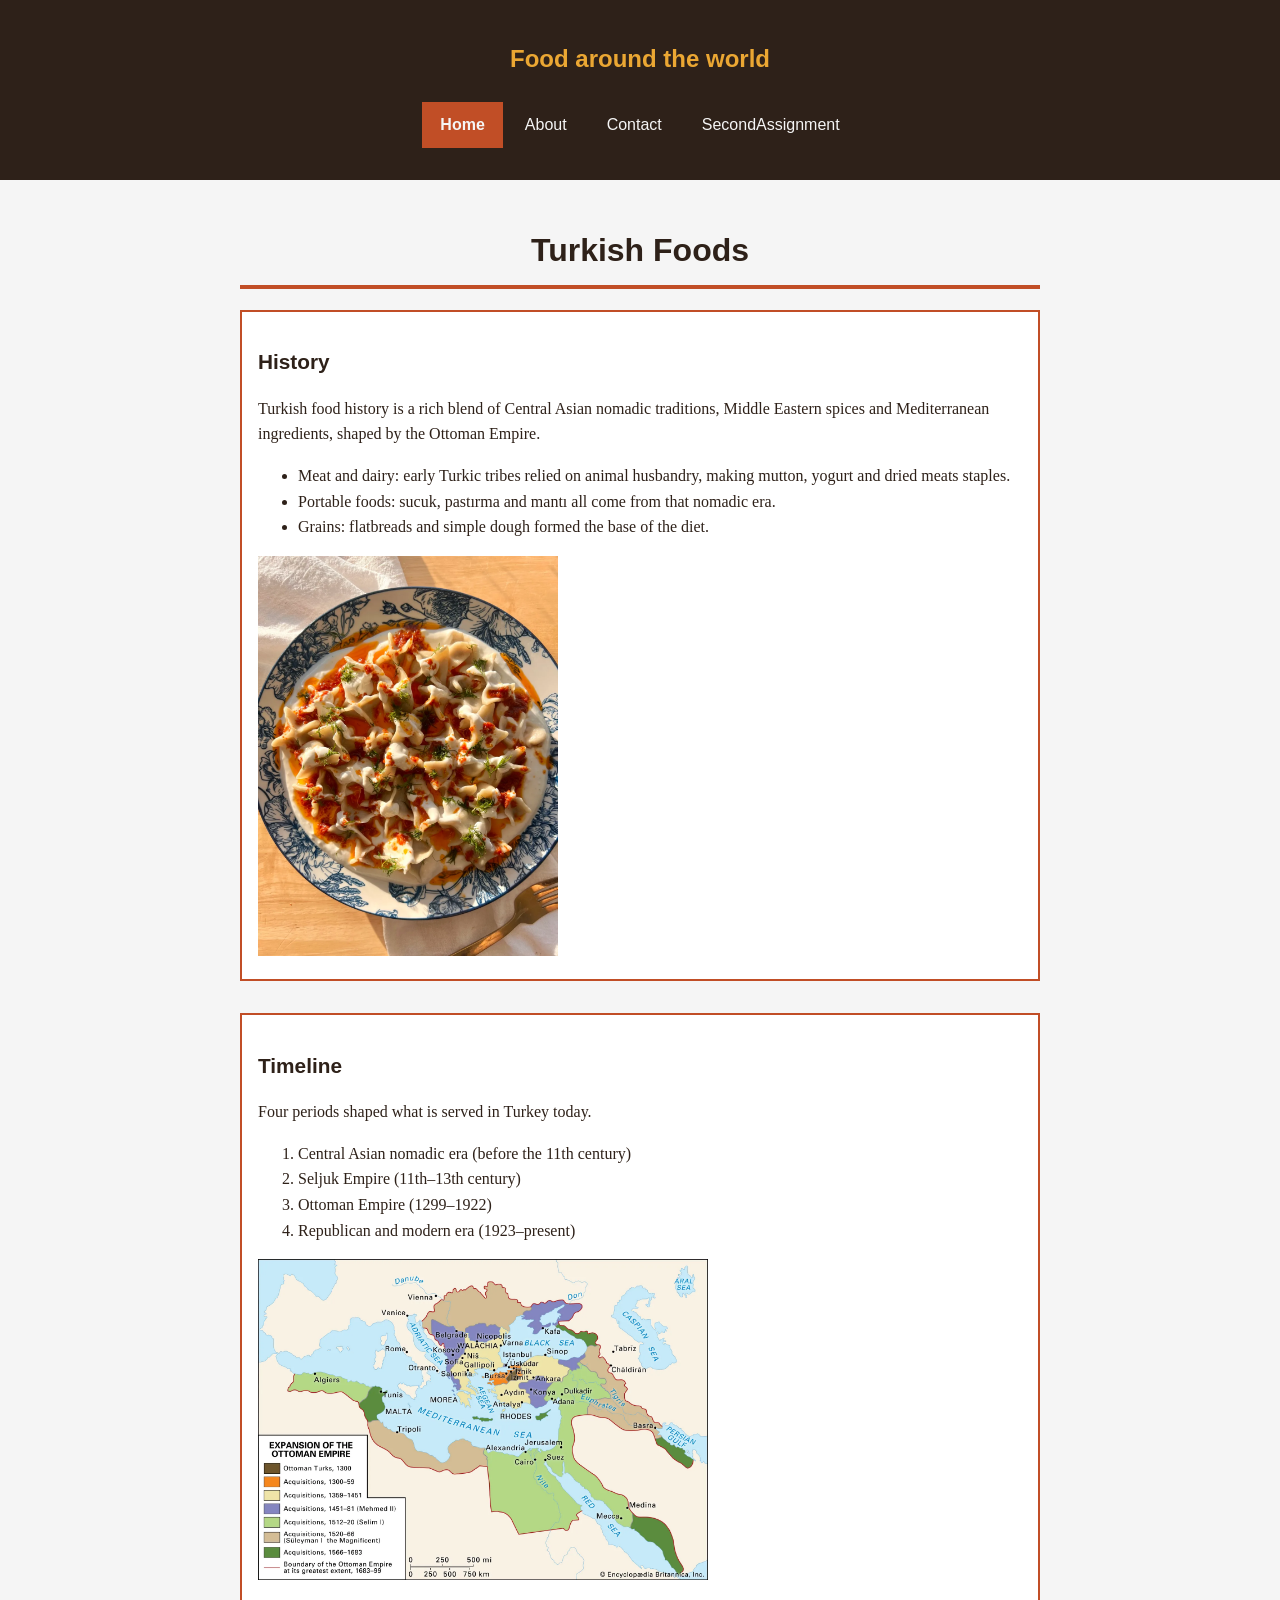
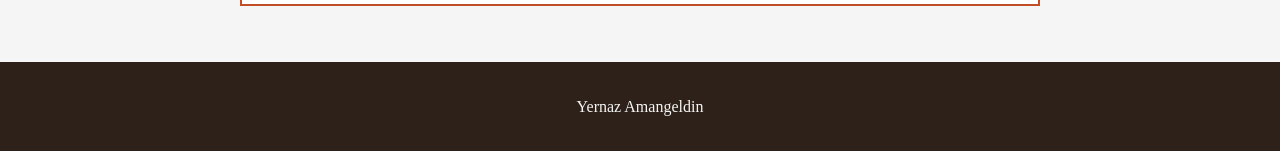
<file: index.html>
<!DOCTYPE html>
<html lang="en">
<head>
    <meta charset="UTF-8">
    <meta name="viewport" content="width=device-width, initial-scale=1.0">
    <title>Turkish Food — Home</title>
    <link rel="stylesheet" href="css/style.css">
</head>

<body>

<header>
    <p id="brand">Food around the world</p>
    <nav>
        <ul>
            <li><a class="active" href="index.html">Home</a></li>
            <li><a href="about.html">About</a></li>
            <li><a href="contact.html">Contact</a></li>
            <li><a href="assignment2.html">SecondAssignment</a></li>
        </ul>
    </nav>
</header>

<main>
    <h1>Turkish Foods</h1>

    <section>
        <h2>History</h2>
        <p>Turkish food history is a rich blend of Central Asian nomadic
            traditions, Middle Eastern spices and Mediterranean ingredients,
            shaped by the Ottoman Empire.</p>

        <ul>
            <li>Meat and dairy: early Turkic tribes relied on animal husbandry,
                making mutton, yogurt and dried meats staples.</li>
            <li>Portable foods: sucuk, pastırma and mantı all come from that
                nomadic era.</li>
            <li>Grains: flatbreads and simple dough formed the base of the diet.</li>
        </ul>

        <img src="images/manti.webp" width="300" height="400" alt="Small dumplings on a plate covered with yogurt and red pepper butter">
    </section>

    <section>
        <h2>Timeline</h2>
        <p>Four periods shaped what is served in Turkey today.</p>

        <ol>
            <li>Central Asian nomadic era (before the 11th century)</li>
            <li>Seljuk Empire (11th–13th century)</li>
            <li>Ottoman Empire (1299–1922)</li>
            <li>Republican and modern era (1923–present)</li>
        </ol>

        <img src="images/ottoman-empire.webp" width="450" height="321" alt="Map of the expansion of the Ottoman Empire, with colours marking the territory gained in each period between 1300 and 1683">

    </section>
</main>

<footer>
    <p>Yernaz Amangeldin</p>
</footer>

</body>
</html>
</file>
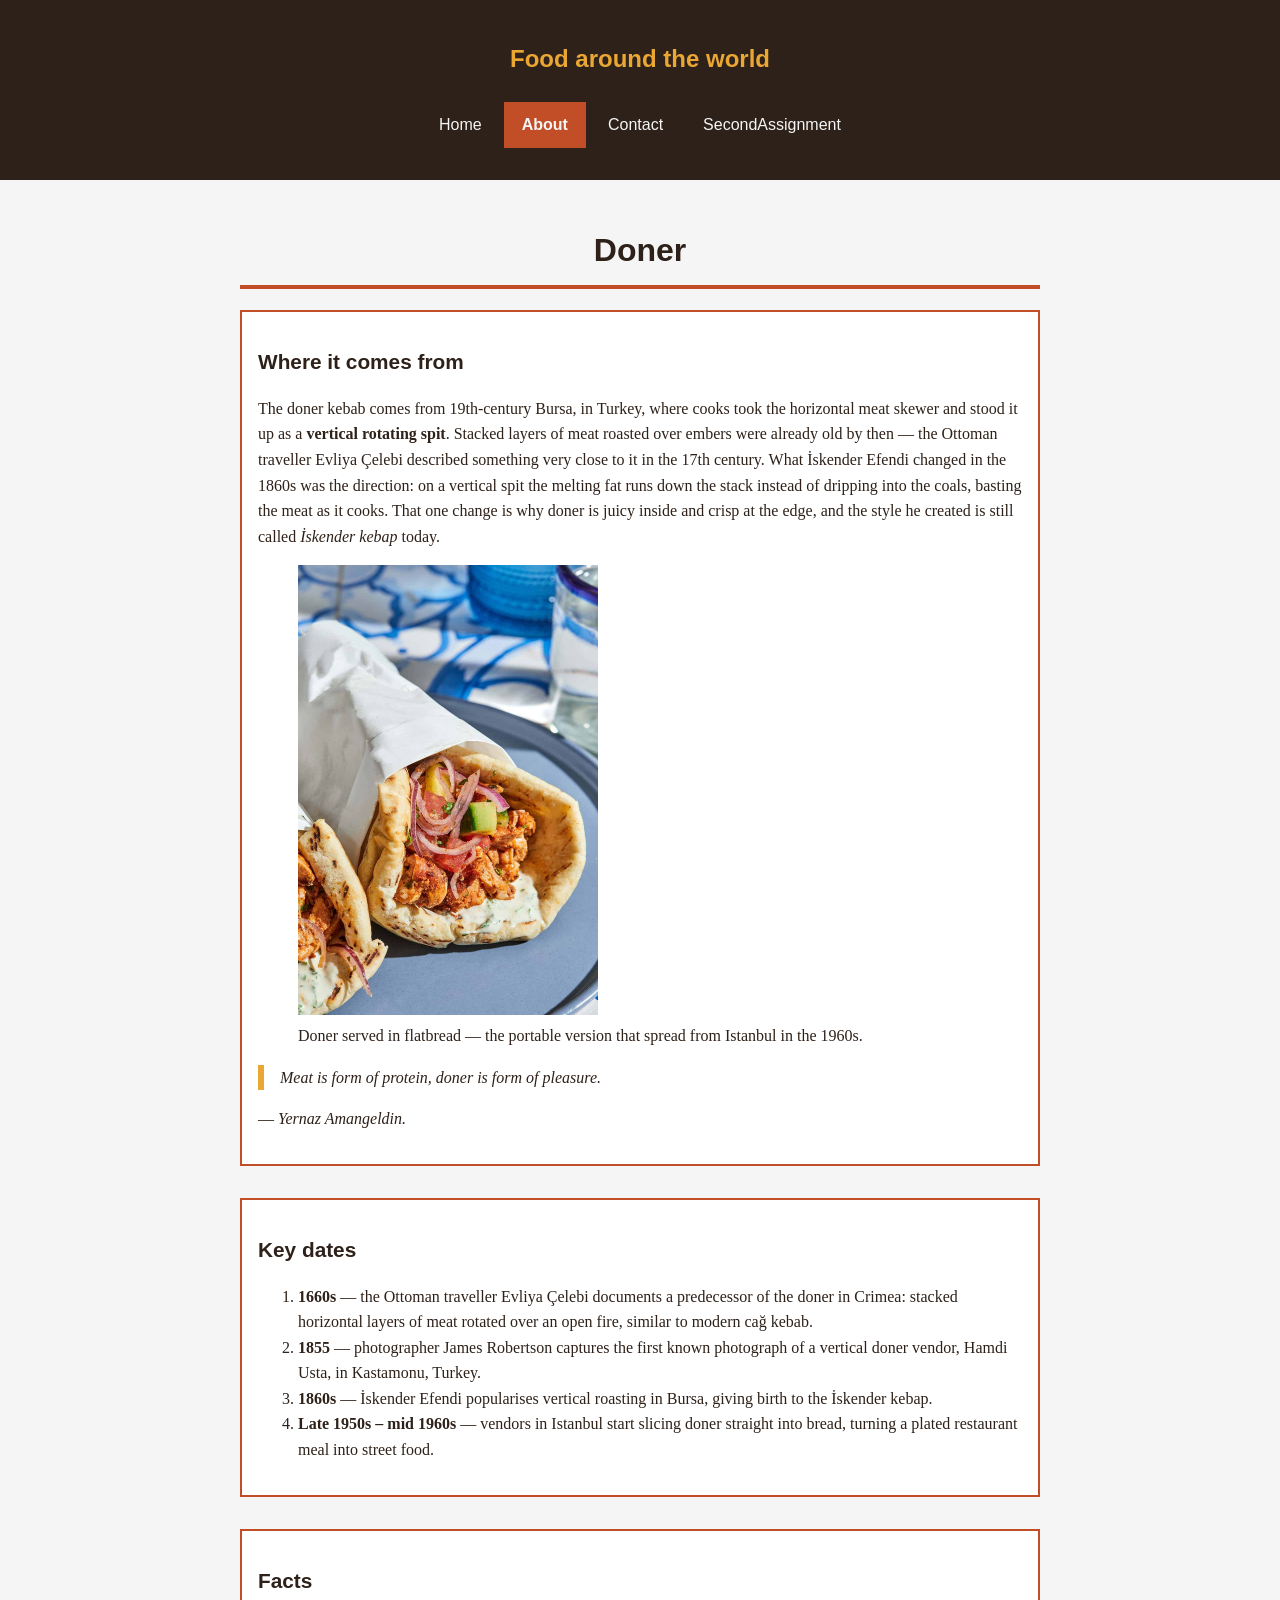
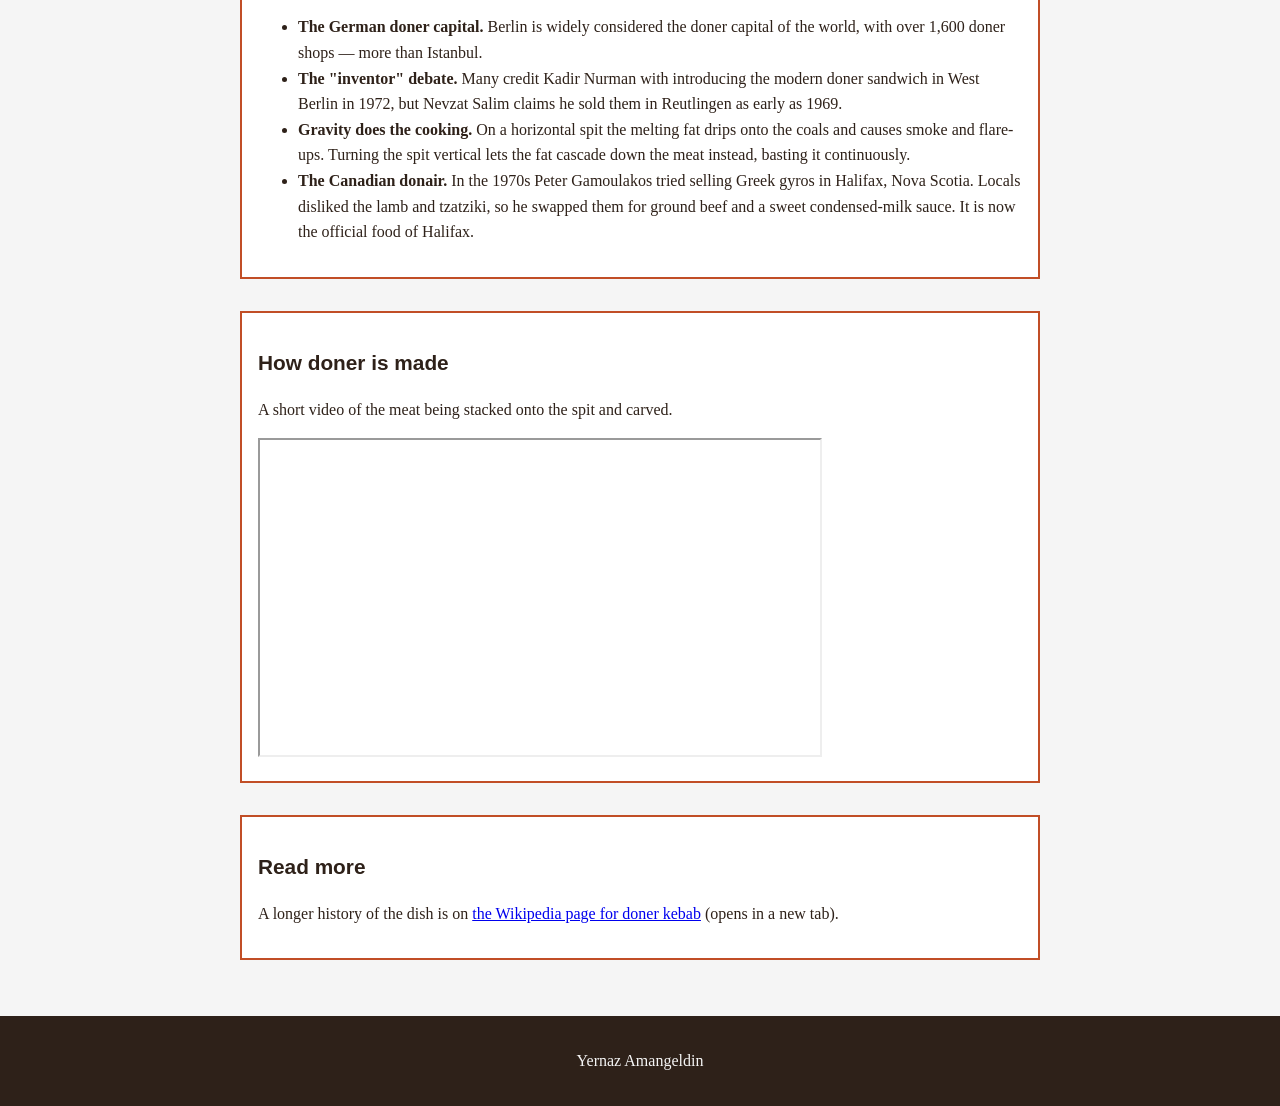
<file: about.html>
<!DOCTYPE html>
<html lang="en">
<head>
    <meta charset="UTF-8">
    <meta name="viewport" content="width=device-width, initial-scale=1.0">
    <title>Doner — Turkish Food</title>
    <link rel="stylesheet" href="css/style.css">
</head>
<body>

<header>
    <p id="brand">Food around the world</p>
    <nav>
        <ul>
            <li><a href="index.html">Home</a></li>
            <li><a class="active" href="about.html">About</a></li>
            <li><a href="contact.html">Contact</a></li>
            <li><a href="assignment2.html">SecondAssignment</a></li>
        </ul>
    </nav>
</header>

<main>
    <h1>Doner</h1>

    <section>
        <h2>Where it comes from</h2>

        <p>The doner kebab comes from 19th-century Bursa, in Turkey, where cooks took the
            horizontal meat skewer and stood it up as a <strong>vertical rotating spit</strong>.
            Stacked layers of meat roasted over embers were already old by then — the Ottoman
            traveller Evliya Çelebi described something very close to it in the 17th century.
            What İskender Efendi changed in the 1860s was the direction: on a vertical spit the
            melting fat runs down the stack instead of dripping into the coals, basting the meat
            as it cooks. That one change is why doner is juicy inside and crisp at the edge, and
            the style he created is still called <em>İskender kebap</em> today.</p>

        <figure>
            <img src="images/doner.jpg" width="300" height="450"
                 alt="Two flatbread wraps filled with spiced chicken, red onion, tomato, cucumber and white garlic sauce, held in paper on a grey plate">
            <figcaption>
                Doner served in flatbread — the portable version that spread from
                Istanbul in the 1960s.
            </figcaption>
        </figure>

        <blockquote>
            Meat is form of protein, doner is form of pleasure.
        </blockquote>
        <p>— <cite>Yernaz Amangeldin.</cite></p>
    </section>

    <section>
        <h2>Key dates</h2>
        <ol>
            <li><strong>1660s</strong> — the Ottoman traveller Evliya Çelebi documents a
                predecessor of the doner in Crimea: stacked horizontal layers of meat rotated
                over an open fire, similar to modern cağ kebab.</li>
            <li><strong>1855</strong> — photographer James Robertson captures the first known
                photograph of a vertical doner vendor, Hamdi Usta, in Kastamonu, Turkey.</li>
            <li><strong>1860s</strong> — İskender Efendi popularises vertical roasting in Bursa,
                giving birth to the İskender kebap.</li>
            <li><strong>Late 1950s – mid 1960s</strong> — vendors in Istanbul start slicing doner
                straight into bread, turning a plated restaurant meal into street food.</li>
        </ol>
    </section>

    <section>
        <h2>Facts</h2>
        <ul>
            <li><strong>The German doner capital.</strong> Berlin is widely considered the doner
                capital of the world, with over 1,600 doner shops — more than Istanbul.</li>
            <li><strong>The "inventor" debate.</strong> Many credit Kadir Nurman with introducing
                the modern doner sandwich in West Berlin in 1972, but Nevzat Salim claims he sold
                them in Reutlingen as early as 1969.</li>
            <li><strong>Gravity does the cooking.</strong> On a horizontal spit the melting fat
                drips onto the coals and causes smoke and flare-ups. Turning the spit vertical
                lets the fat cascade down the meat instead, basting it continuously.</li>
            <li><strong>The Canadian donair.</strong> In the 1970s Peter Gamoulakos tried selling
                Greek gyros in Halifax, Nova Scotia. Locals disliked the lamb and tzatziki, so he
                swapped them for ground beef and a sweet condensed-milk sauce. It is now the
                official food of Halifax.</li>
        </ul>
    </section>

    <section>
        <h2>How doner is made</h2>
        <p>A short video of the meat being stacked onto the spit and carved.</p>

        <iframe width="560" height="315"
                src="https://www.youtube.com/embed/95YT209QZ_0"
                title="How doner kebab is made in big batches"
                allowfullscreen></iframe>
    </section>

    <section>
        <h2>Read more</h2>
        <p>
            A longer history of the dish is on
            <a href="https://en.wikipedia.org/wiki/Doner_kebab" target="_blank" rel="noopener">the
            Wikipedia page for doner kebab</a> (opens in a new tab).
        </p>
    </section>
</main>

<footer>
    <p>Yernaz Amangeldin</p>
</footer>

</body>
</html>
</file>
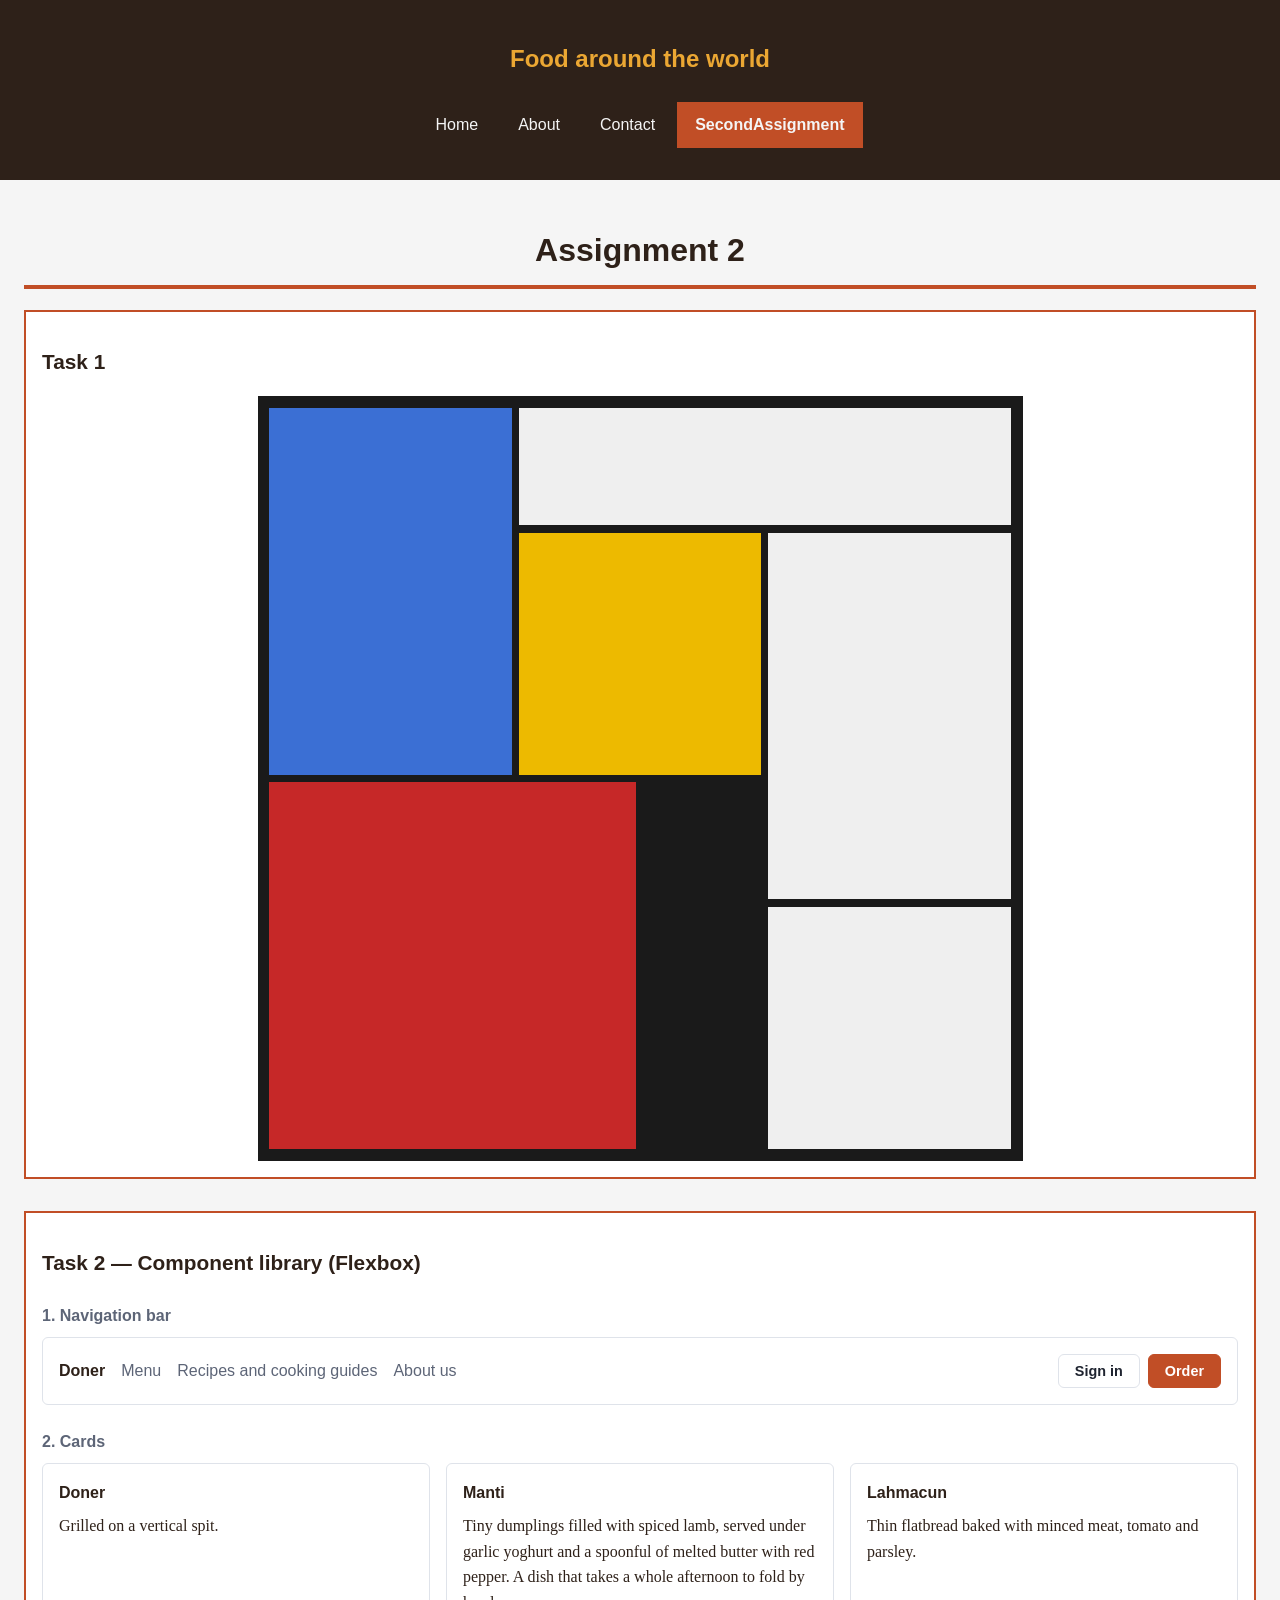
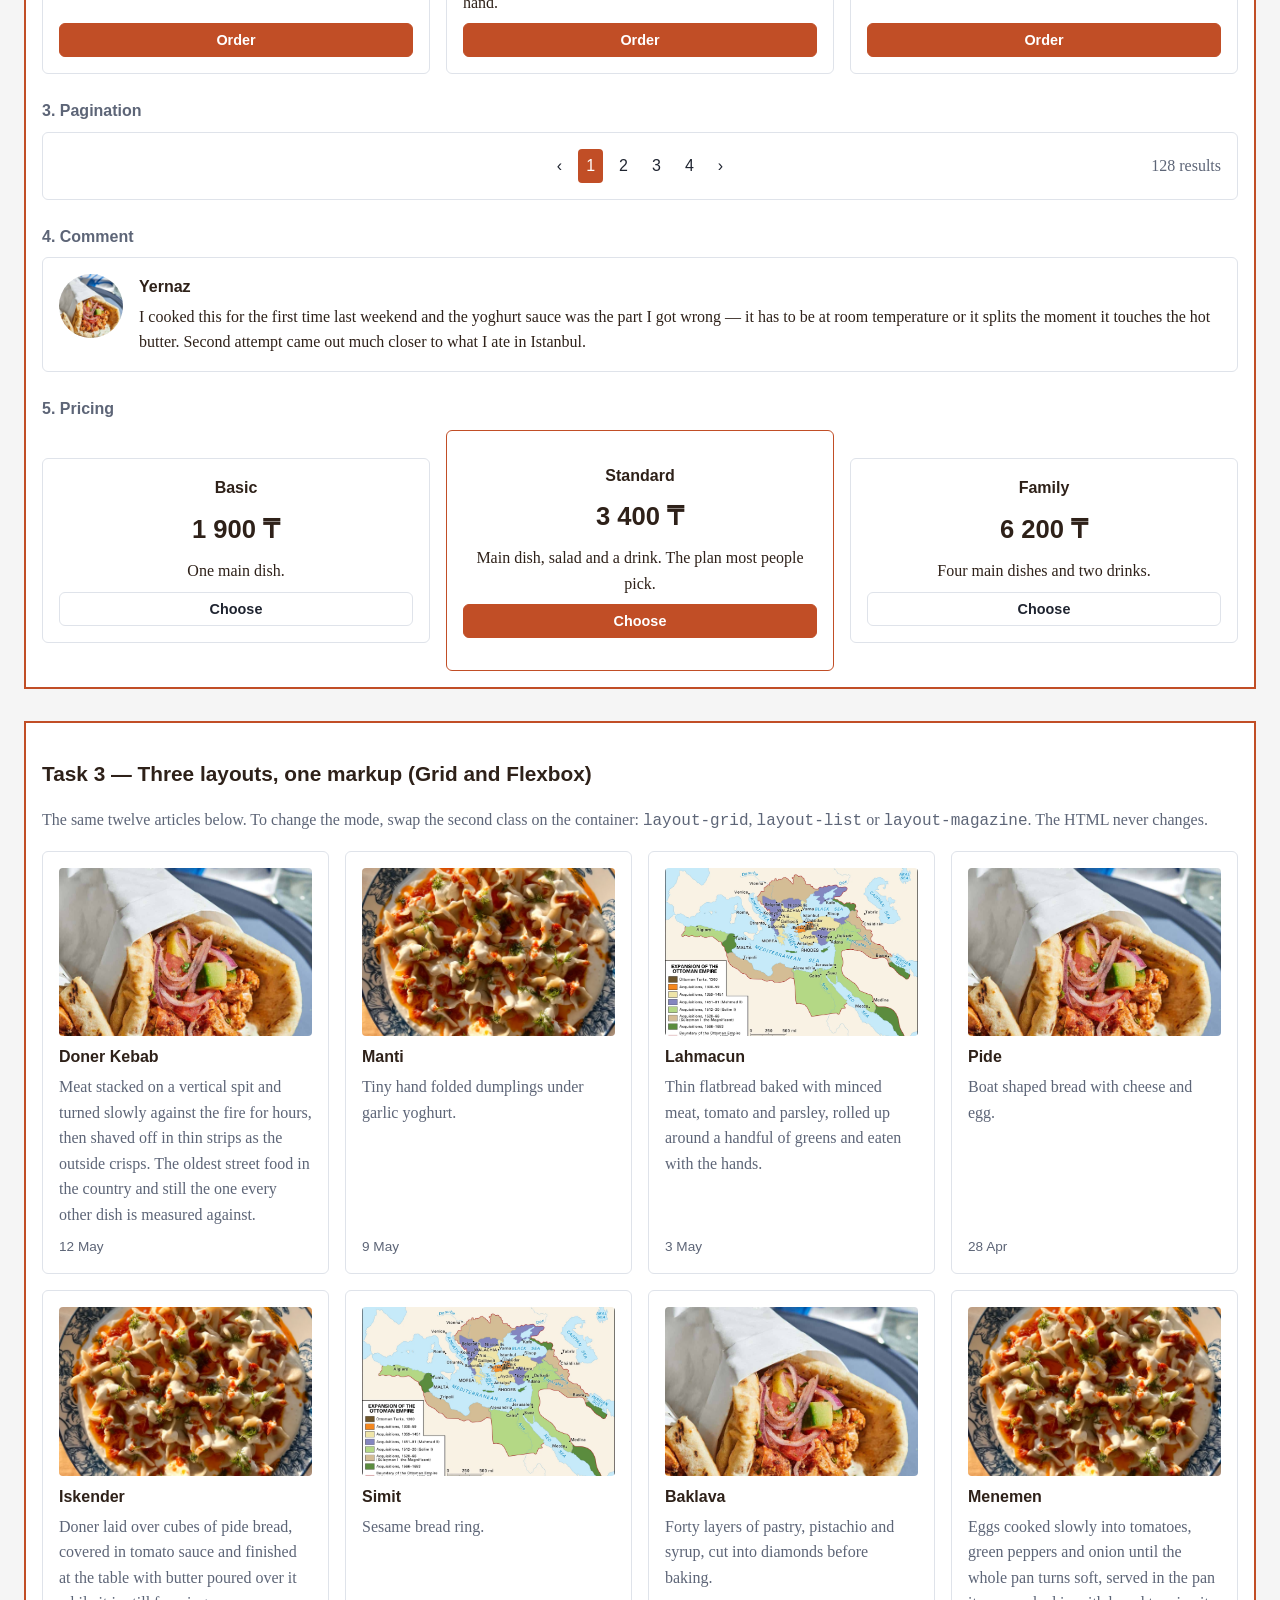
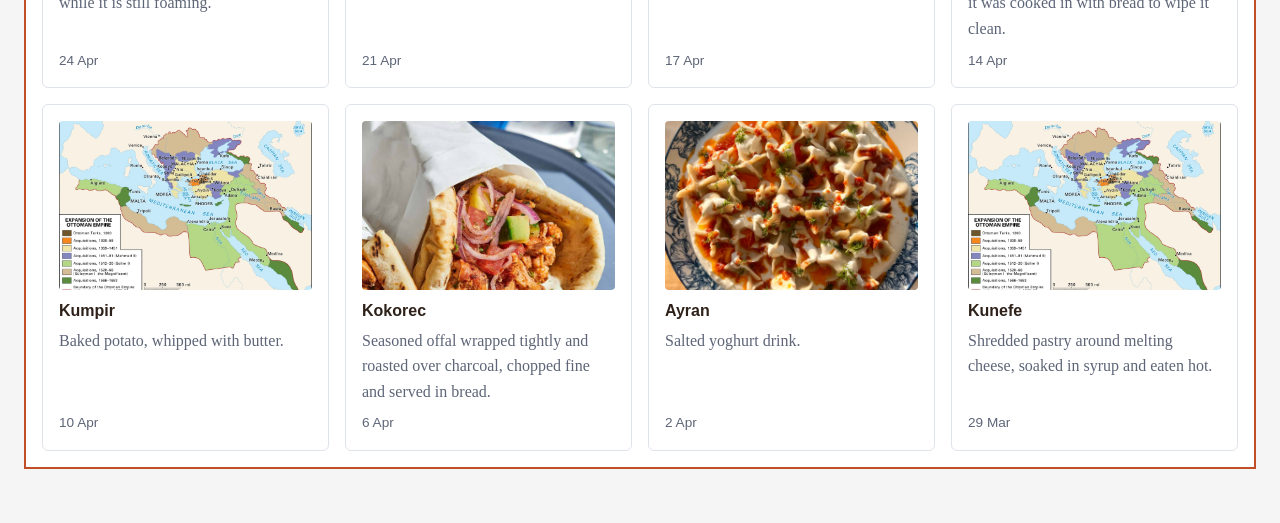
<file: assignment2.html>
<!DOCTYPE html>
<html lang="en">
<head>
    <meta charset="UTF-8">
    <meta name="viewport" content="width=device-width, initial-scale=1.0">
    <title>Doner — Turkish Food</title>
    <link rel="stylesheet" href="css/style.css">
    <link rel="stylesheet" href="css/assignment2.css">
</head>

<body>
<header>
    <p id="brand">Food around the world</p>
    <nav>
        <ul>
            <li><a href="index.html">Home</a></li>
            <li><a href="about.html">About</a></li>
            <li><a href="contact.html">Contact</a></li>
            <li><a class="active" href="assignment2.html">SecondAssignment</a></li>
        </ul>
    </nav>
</header>

<main>
<h1>Assignment 2</h1>

    <section>
        <h2>Task 1</h2>

        <div class="mondrian">
            <div class="block blue"></div>
            <div class="block light-1"></div>
            <div class="block yellow"></div>
            <div class="block light-2"></div>
            <div class="block red"></div>
            <div class="block light-3"></div>
        </div>
    </section>

    <section>
        <h2>Task 2 &mdash; Component library (Flexbox)</h2>

        <h3 class="demo-label">1. Navigation bar</h3>
        <div class="bar">
            <p class="bar-logo">Doner</p>
            <ul class="bar-links">
                <li><a href="#">Menu</a></li>
                <li><a href="#">Recipes and cooking guides</a></li>
                <li><a href="#">About us</a></li>
            </ul>
            <div class="bar-buttons">
                <button class="btn">Sign in</button>
                <button class="btn btn-solid">Order</button>
            </div>
        </div>

        <h3 class="demo-label">2. Cards</h3>
        <div class="cards">
            <article class="card">
                <h4 class="card-title">Doner</h4>
                <p class="card-text">Grilled on a vertical spit.</p>
                <button class="btn btn-solid">Order</button>
            </article>
            <article class="card">
                <h4 class="card-title">Manti</h4>
                <p class="card-text">Tiny dumplings filled with spiced lamb, served under
                    garlic yoghurt and a spoonful of melted butter with red pepper. A dish
                    that takes a whole afternoon to fold by hand.</p>
                <button class="btn btn-solid">Order</button>
            </article>
            <article class="card">
                <h4 class="card-title">Lahmacun</h4>
                <p class="card-text">Thin flatbread baked with minced meat, tomato and parsley.</p>
                <button class="btn btn-solid">Order</button>
            </article>
        </div>

        <h3 class="demo-label">3. Pagination</h3>
        <div class="pagination">
            <span class="pagination-side" aria-hidden="true"></span>
            <div class="pager">
                <a class="page" href="#">&lsaquo;</a>
                <a class="page page-current" href="#">1</a>
                <a class="page" href="#">2</a>
                <a class="page" href="#">3</a>
                <a class="page" href="#">4</a>
                <a class="page" href="#">&rsaquo;</a>
            </div>
            <p class="pagination-side pagination-count">128 results</p>
        </div>

        <h3 class="demo-label">4. Comment</h3>
        <div class="comment">
            <img class="comment-avatar" src="images/doner.jpg" alt="">
            <div class="comment-body">
                <p class="comment-name">Yernaz</p>
                <p class="comment-text">I cooked this for the first time last weekend and the
                    yoghurt sauce was the part I got wrong &mdash; it has to be at room
                    temperature or it splits the moment it touches the hot butter. Second
                    attempt came out much closer to what I ate in Istanbul.</p>
            </div>
        </div>

        <h3 class="demo-label">5. Pricing</h3>
        <div class="plans">
            <div class="plan">
                <h4 class="plan-name">Basic</h4>
                <p class="plan-price">1 900 &#8376;</p>
                <p class="plan-text">One main dish.</p>
                <button class="btn">Choose</button>
            </div>
            <div class="plan plan-featured">
                <h4 class="plan-name">Standard</h4>
                <p class="plan-price">3 400 &#8376;</p>
                <p class="plan-text">Main dish, salad and a drink. The plan most people pick.</p>
                <button class="btn btn-solid">Choose</button>
            </div>
            <div class="plan">
                <h4 class="plan-name">Family</h4>
                <p class="plan-price">6 200 &#8376;</p>
                <p class="plan-text">Four main dishes and two drinks.</p>
                <button class="btn">Choose</button>
            </div>
        </div>
    </section>

    <section>
        <h2>Task 3 &mdash; Three layouts, one markup (Grid and Flexbox)</h2>
        <p class="demo-note">The same twelve articles below. To change the mode, swap the
            second class on the container: <code>layout-grid</code>,
            <code>layout-list</code> or <code>layout-magazine</code>. The HTML never changes.</p>

        <div class="layout layout-grid">
            <article class="item">
                <img class="item-img" src="images/doner.jpg" alt="">
                <div class="item-body">
                    <h4 class="item-title">Doner Kebab</h4>
                    <p class="item-text">Meat stacked on a vertical spit and turned slowly against the fire for hours, then shaved off in thin strips as the outside crisps. The oldest street food in the country and still the one every other dish is measured against.</p>
                </div>
                <time class="item-date">12 May</time>
            </article>
            <article class="item">
                <img class="item-img" src="images/manti.webp" alt="">
                <div class="item-body">
                    <h4 class="item-title">Manti</h4>
                    <p class="item-text">Tiny hand folded dumplings under garlic yoghurt.</p>
                </div>
                <time class="item-date">9 May</time>
            </article>
            <article class="item">
                <img class="item-img" src="images/ottoman-empire.webp" alt="">
                <div class="item-body">
                    <h4 class="item-title">Lahmacun</h4>
                    <p class="item-text">Thin flatbread baked with minced meat, tomato and parsley, rolled up around a handful of greens and eaten with the hands.</p>
                </div>
                <time class="item-date">3 May</time>
            </article>
            <article class="item">
                <img class="item-img" src="images/doner.jpg" alt="">
                <div class="item-body">
                    <h4 class="item-title">Pide</h4>
                    <p class="item-text">Boat shaped bread with cheese and egg.</p>
                </div>
                <time class="item-date">28 Apr</time>
            </article>
            <article class="item">
                <img class="item-img" src="images/manti.webp" alt="">
                <div class="item-body">
                    <h4 class="item-title">Iskender</h4>
                    <p class="item-text">Doner laid over cubes of pide bread, covered in tomato sauce and finished at the table with butter poured over it while it is still foaming.</p>
                </div>
                <time class="item-date">24 Apr</time>
            </article>
            <article class="item">
                <img class="item-img" src="images/ottoman-empire.webp" alt="">
                <div class="item-body">
                    <h4 class="item-title">Simit</h4>
                    <p class="item-text">Sesame bread ring.</p>
                </div>
                <time class="item-date">21 Apr</time>
            </article>
            <article class="item">
                <img class="item-img" src="images/doner.jpg" alt="">
                <div class="item-body">
                    <h4 class="item-title">Baklava</h4>
                    <p class="item-text">Forty layers of pastry, pistachio and syrup, cut into diamonds before baking.</p>
                </div>
                <time class="item-date">17 Apr</time>
            </article>
            <article class="item">
                <img class="item-img" src="images/manti.webp" alt="">
                <div class="item-body">
                    <h4 class="item-title">Menemen</h4>
                    <p class="item-text">Eggs cooked slowly into tomatoes, green peppers and onion until the whole pan turns soft, served in the pan it was cooked in with bread to wipe it clean.</p>
                </div>
                <time class="item-date">14 Apr</time>
            </article>
            <article class="item">
                <img class="item-img" src="images/ottoman-empire.webp" alt="">
                <div class="item-body">
                    <h4 class="item-title">Kumpir</h4>
                    <p class="item-text">Baked potato, whipped with butter.</p>
                </div>
                <time class="item-date">10 Apr</time>
            </article>
            <article class="item">
                <img class="item-img" src="images/doner.jpg" alt="">
                <div class="item-body">
                    <h4 class="item-title">Kokorec</h4>
                    <p class="item-text">Seasoned offal wrapped tightly and roasted over charcoal, chopped fine and served in bread.</p>
                </div>
                <time class="item-date">6 Apr</time>
            </article>
            <article class="item">
                <img class="item-img" src="images/manti.webp" alt="">
                <div class="item-body">
                    <h4 class="item-title">Ayran</h4>
                    <p class="item-text">Salted yoghurt drink.</p>
                </div>
                <time class="item-date">2 Apr</time>
            </article>
            <article class="item">
                <img class="item-img" src="images/ottoman-empire.webp" alt="">
                <div class="item-body">
                    <h4 class="item-title">Kunefe</h4>
                    <p class="item-text">Shredded pastry around melting cheese, soaked in syrup and eaten hot.</p>
                </div>
                <time class="item-date">29 Mar</time>
            </article>
        </div>
    </section>

</main>

</body>
</html>
</file>
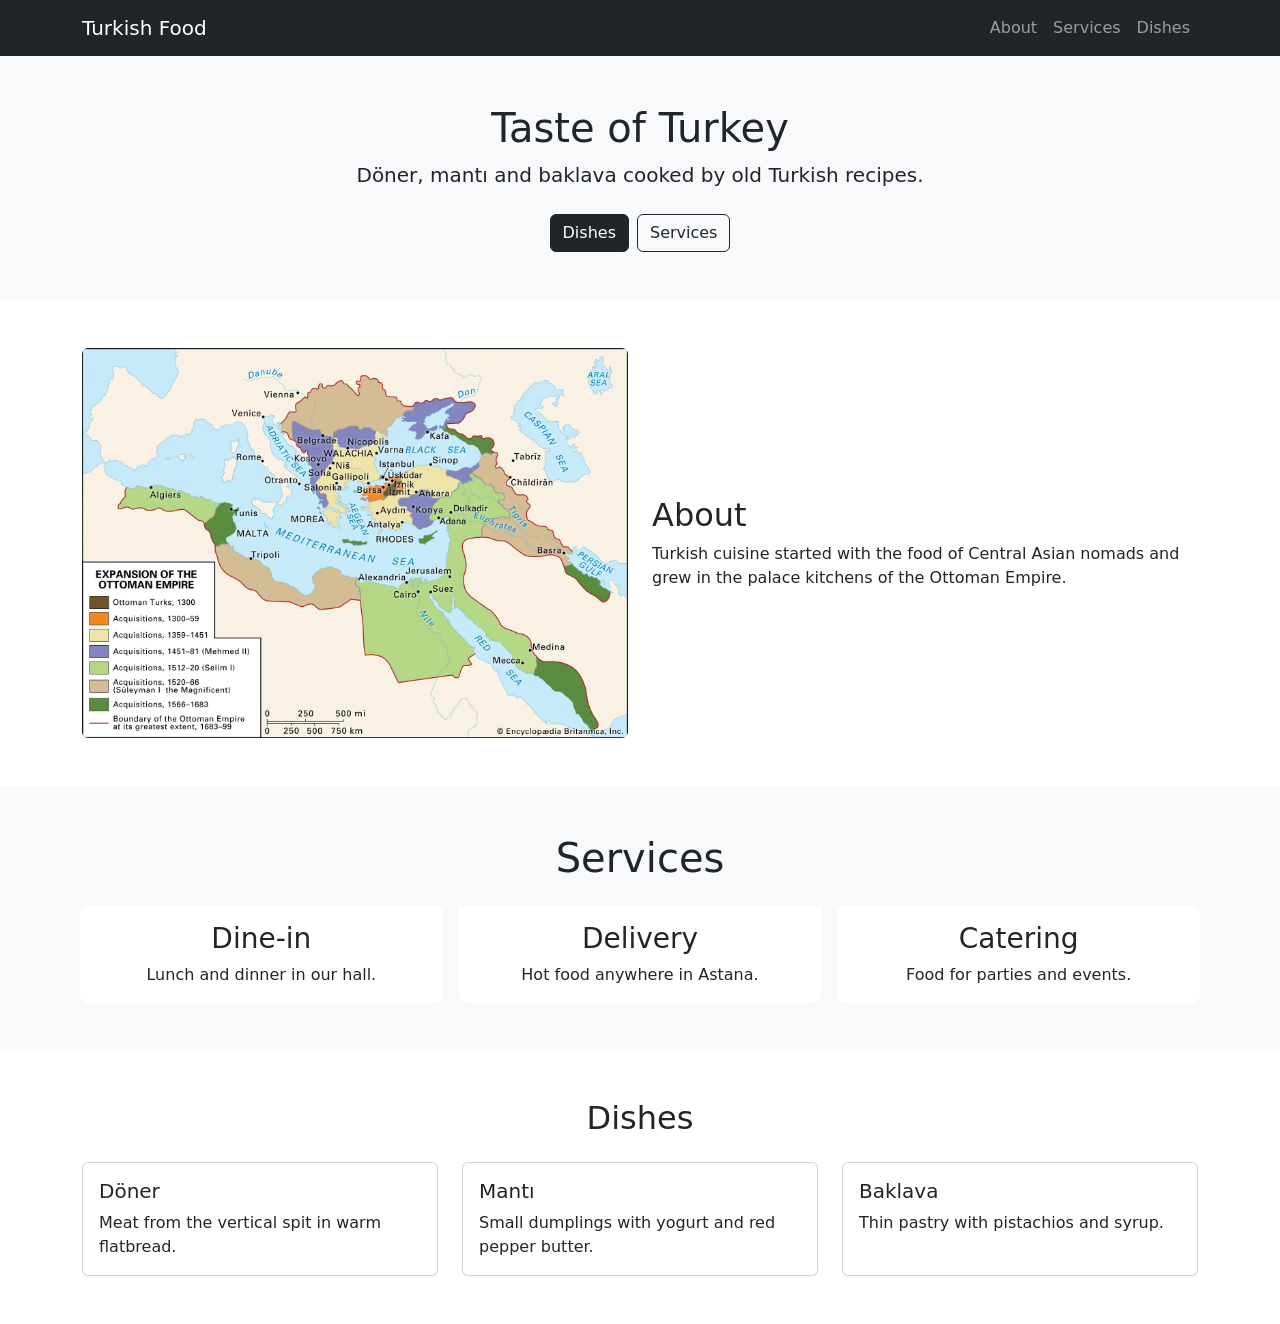
<file: assignment3.html>
<!DOCTYPE html>
<html lang="en">
<head>
    <meta charset="UTF-8">
    <meta name="viewport" content="width=device-width, initial-scale=1">
    <title>Turkish Food - Assignment 3</title>
    <link href="https://cdn.jsdelivr.net/npm/bootstrap@5.3.8/dist/css/bootstrap.min.css" rel="stylesheet"
          integrity="sha384-sRIl4kxILFvY47J16cr9ZwB07vP4J8+LH7qKQnuqkuIAvNWLzeN8tE5YBujZqJLB" crossorigin="anonymous">
    <link rel="stylesheet" href="css/assignment3.css">


</head>
<body>
<nav class="navbar navbar-expand-lg bg-dark" data-bs-theme="dark" >
    <div class="container">
        <a class="navbar-brand" href="#">Turkish Food</a>
        <button class="navbar-toggler" type="button" data-bs-toggle="collapse" data-bs-target="#navbarNav" aria-controls="navbarNav" aria-expanded="false" aria-label="Toggle navigation">
            <span class="navbar-toggler-icon"></span>
        </button>
        <div class="collapse navbar-collapse" id="navbarNav">
            <ul class="navbar-nav ms-auto">
                <li class="nav-item">
                    <a class="nav-link" href="#about">About</a>
                </li>
                <li class="nav-item">
                    <a class="nav-link" href="#services">Services</a>
                </li>
                <li class="nav-item">
                    <a class="nav-link" href="#dishes">Dishes</a>
                </li>
            </ul>
        </div>
    </div>
</nav>

<section id="home" class="py-5 text-center bg-body-tertiary">
    <div class="container">
        <h1>Taste of Turkey</h1>
        <p class="lead mb-0 d-none d-md-block">Döner, mantı and baklava cooked by old Turkish recipes.</p>
        <div class="d-flex justify-content-center gap-2 mt-4">
            <a href="#dishes" class="btn btn-dark">Dishes</a>
            <a href="#services" class="btn btn-outline-dark">Services</a>
        </div>
    </div>
</section>

<section id="about" class="py-5">
    <div class="container">
        <div class="row align-items-center g-4">
            <div class="col-12 col-md-6 order-md-2">
                <h2>About</h2>
                <p class="mb-0">Turkish cuisine started with the food of Central Asian nomads and grew in the
                    palace kitchens of the Ottoman Empire.</p>
            </div>
            <div class="col-12 col-md-6 order-md-1">
                <img src="images/ottoman-empire.webp" class="img-fluid rounded" alt="Map of the Ottoman Empire">
            </div>
        </div>
    </div>
</section>

<section id="services" class="services">
    <h2 class="services-title">Services</h2>
    <div class="services-grid">
        <div class="service">
            <h3>Dine-in</h3>
            <p>Lunch and dinner in our hall.</p>
        </div>
        <div class="service">
            <h3>Delivery</h3>
            <p>Hot food anywhere in Astana.</p>
        </div>
        <div class="service">
            <h3>Catering</h3>
            <p>Food for parties and events.</p>
        </div>
    </div>
</section>

<section id="dishes" class="py-5">
    <div class="container">
        <h2 class="text-center mb-4">Dishes</h2>
        <div class="row g-4">
            <div class="col-12 col-md-6 col-lg-4">
                <div class="card h-100">
                    <div class="card-body">
                        <h3 class="card-title h5">Döner</h3>
                        <p class="card-text">Meat from the vertical spit in warm flatbread.</p>
                    </div>
                </div>
            </div>
            <div class="col-12 col-md-6 col-lg-4">
                <div class="card h-100">
                    <div class="card-body">
                        <h3 class="card-title h5">Mantı</h3>
                        <p class="card-text">Small dumplings with yogurt and red pepper butter.</p>
                    </div>
                </div>
            </div>
            <div class="col-12 col-md-6 col-lg-4">
                <div class="card h-100">
                    <div class="card-body">
                        <h3 class="card-title h5">Baklava</h3>
                        <p class="card-text">Thin pastry with pistachios and syrup.</p>
                    </div>
                </div>
            </div>
        </div>
    </div>
</section>

<script src="https://cdn.jsdelivr.net/npm/bootstrap@5.3.8/dist/js/bootstrap.bundle.min.js"
        integrity="sha384-FKyoEForCGlyvwx9Hj09JcYn3nv7wiPVlz7YYwJrWVcXK/BmnVDxM+D2scQbITxI"
        crossorigin="anonymous"></script>
</body>
</html>
</file>
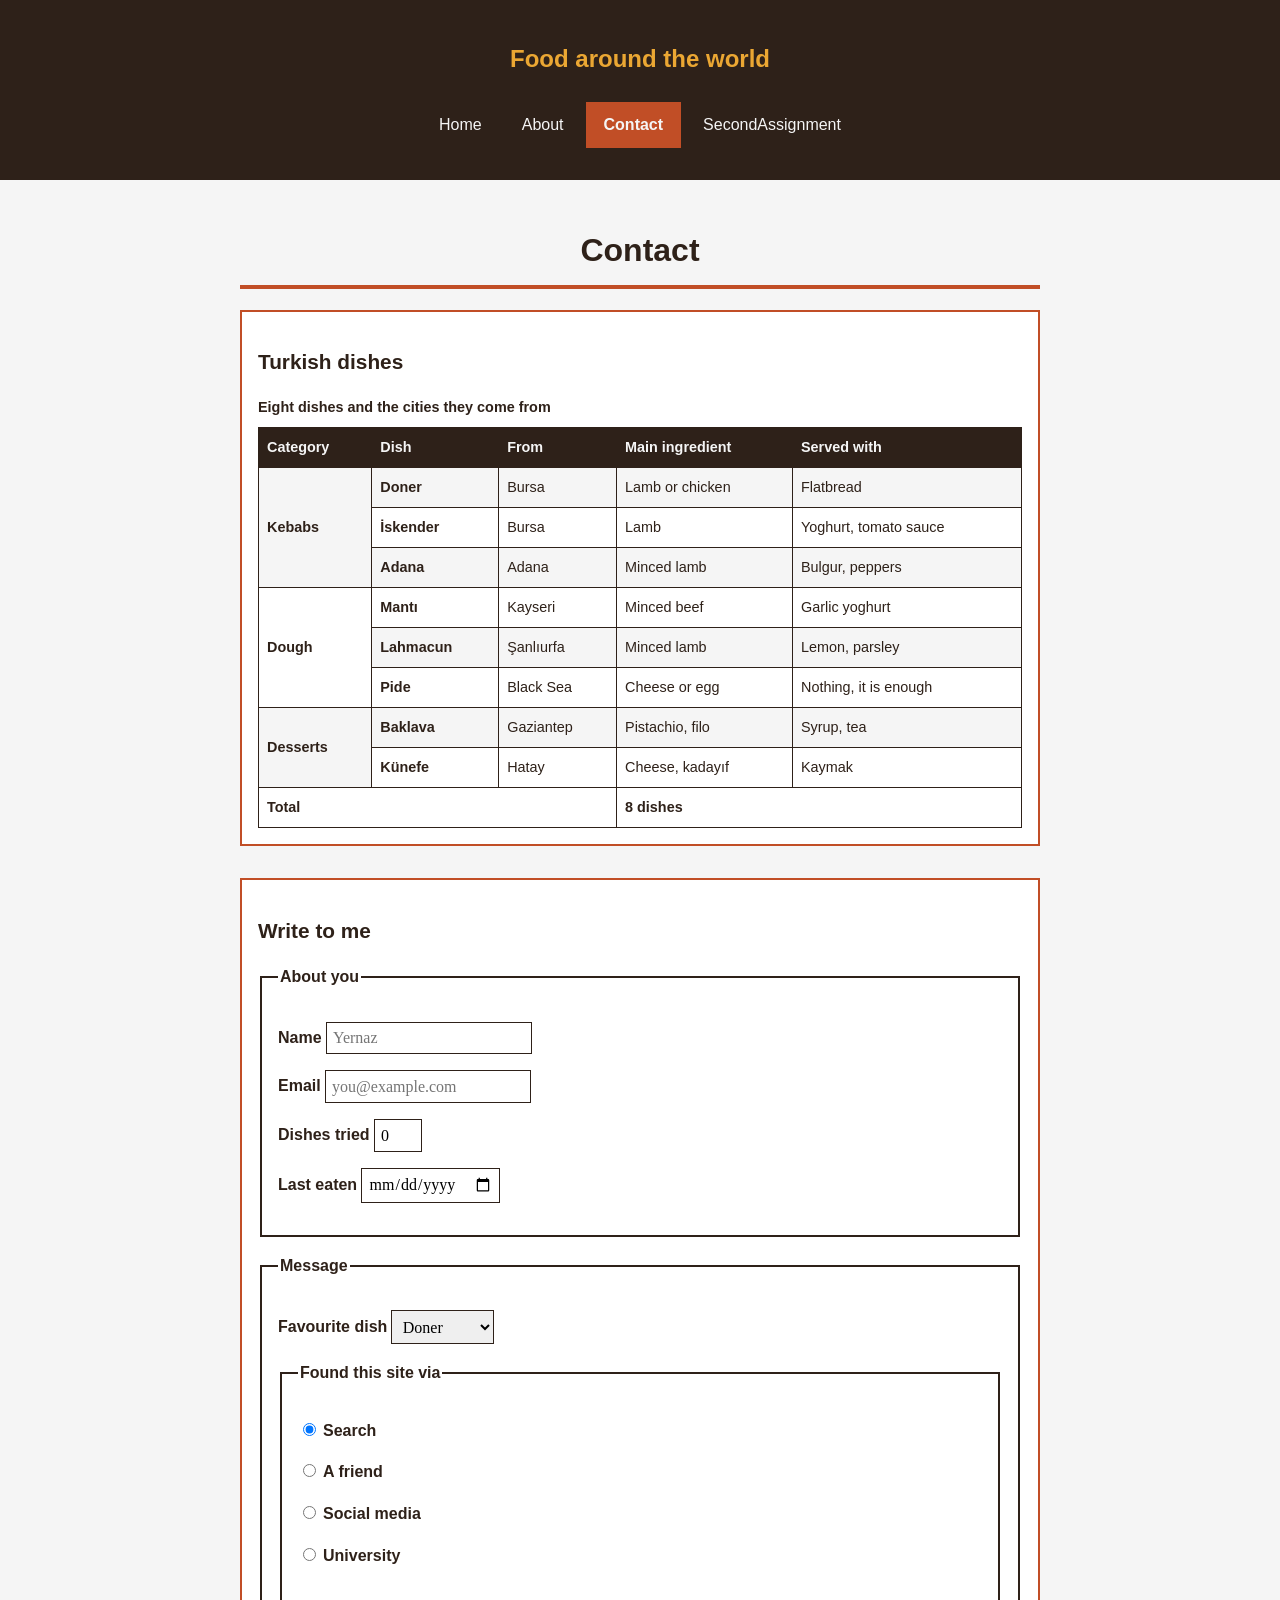
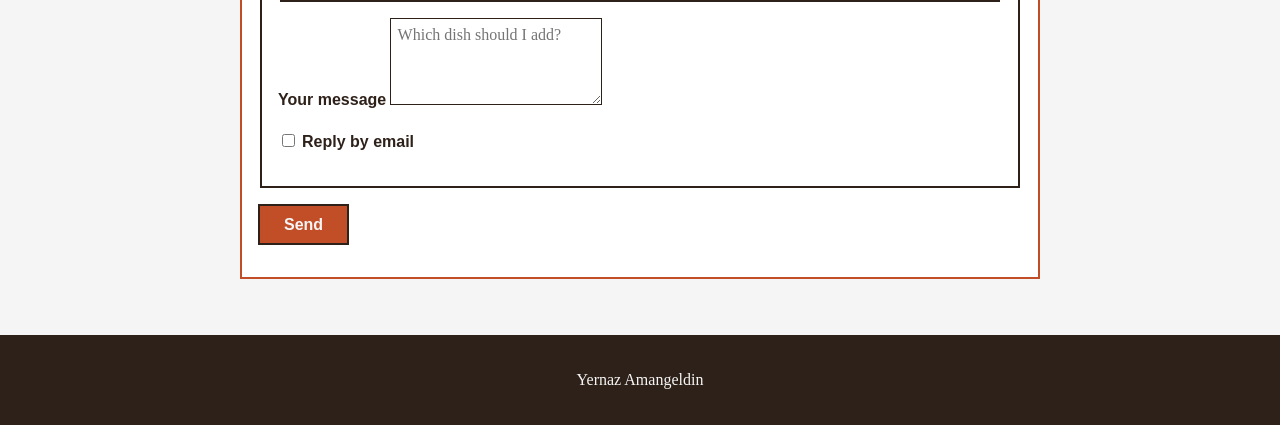
<file: contact.html>
<!DOCTYPE html>
<html lang="en">
<head>
    <meta charset="UTF-8">
    <meta name="viewport" content="width=device-width, initial-scale=1.0">
    <title>Contact — Turkish Food</title>
    <link rel="stylesheet" href="css/style.css">
</head>
<body>

<header>
    <p id="brand">Food around the world</p>
    <nav>
        <ul>
            <li><a href="index.html">Home</a></li>
            <li><a href="about.html">About</a></li>
            <li><a class="active" href="contact.html">Contact</a></li>
            <li><a href="assignment2.html">SecondAssignment</a></li>
        </ul>
    </nav>
</header>

<main>
    <h1>Contact</h1>

    <section>
        <h2>Turkish dishes</h2>

        <table>
            <caption>Eight dishes and the cities they come from</caption>
            <thead>
                <tr>
                    <th scope="col">Category</th>
                    <th scope="col">Dish</th>
                    <th scope="col">From</th>
                    <th scope="col">Main ingredient</th>
                    <th scope="col">Served with</th>
                </tr>
            </thead>
            <tbody>
                <tr>
                    <th scope="rowgroup" rowspan="3">Kebabs</th>
                    <th scope="row">Doner</th>
                    <td>Bursa</td>
                    <td>Lamb or chicken</td>
                    <td>Flatbread</td>
                </tr>
                <tr>
                    <th scope="row">İskender</th>
                    <td>Bursa</td>
                    <td>Lamb</td>
                    <td>Yoghurt, tomato sauce</td>
                </tr>
                <tr>
                    <th scope="row">Adana</th>
                    <td>Adana</td>
                    <td>Minced lamb</td>
                    <td>Bulgur, peppers</td>
                </tr>
                <tr>
                    <th scope="rowgroup" rowspan="3">Dough</th>
                    <th scope="row">Mantı</th>
                    <td>Kayseri</td>
                    <td>Minced beef</td>
                    <td>Garlic yoghurt</td>
                </tr>
                <tr>
                    <th scope="row">Lahmacun</th>
                    <td>Şanlıurfa</td>
                    <td>Minced lamb</td>
                    <td>Lemon, parsley</td>
                </tr>
                <tr>
                    <th scope="row">Pide</th>
                    <td>Black Sea</td>
                    <td>Cheese or egg</td>
                    <td>Nothing, it is enough</td>
                </tr>
                <tr>
                    <th scope="rowgroup" rowspan="2">Desserts</th>
                    <th scope="row">Baklava</th>
                    <td>Gaziantep</td>
                    <td>Pistachio, filo</td>
                    <td>Syrup, tea</td>
                </tr>
                <tr>
                    <th scope="row">Künefe</th>
                    <td>Hatay</td>
                    <td>Cheese, kadayıf</td>
                    <td>Kaymak</td>
                </tr>
            </tbody>
            <tfoot>
                <tr>
                    <th scope="row" colspan="3">Total</th>
                    <td colspan="2">8 dishes</td>
                </tr>
            </tfoot>
        </table>
    </section>

    <section>
        <h2>Write to me</h2>

        <form>
            <fieldset>
                <legend>About you</legend>
                <p>
                    <label for="name">Name</label>
                    <input type="text" id="name" name="name" placeholder="Yernaz" maxlength="40" required>
                </p>

                <p>
                    <label for="email">Email</label>
                    <input type="email" id="email" name="email" placeholder="you@example.com" required>
                </p>

                <p>
                    <label for="tried">Dishes tried</label>
                    <input type="number" id="tried" name="tried" min="0" max="8" value="0">
                </p>

                <p>
                    <label for="last-eaten">Last eaten</label>
                    <input type="date" id="last-eaten" name="last-eaten">
                </p>
            </fieldset>

            <fieldset>
                <legend>Message</legend>

                <p>
                    <label for="favourite">Favourite dish</label>
                    <select id="favourite" name="favourite">
                        <option value="doner">Doner</option>
                        <option value="iskender">İskender</option>
                        <option value="adana">Adana</option>
                        <option value="manti">Mantı</option>
                        <option value="lahmacun">Lahmacun</option>
                        <option value="pide">Pide</option>
                        <option value="baklava">Baklava</option>
                        <option value="kunefe">Künefe</option>
                    </select>
                </p>

                <fieldset>
                    <legend>Found this site via</legend>
                    <p>
                        <input type="radio" id="via-search" name="source" value="search" checked>
                        <label for="via-search">Search</label>
                    </p>
                    <p>
                        <input type="radio" id="via-friend" name="source" value="friend">
                        <label for="via-friend">A friend</label>
                    </p>
                    <p>
                        <input type="radio" id="via-social" name="source" value="social">
                        <label for="via-social">Social media</label>
                    </p>
                    <p>
                        <input type="radio" id="via-university" name="source" value="university">
                        <label for="via-university">University</label>
                    </p>
                </fieldset>

                <p>
                    <label for="message">Your message</label>
                    <textarea id="message" name="message" rows="4" maxlength="500" placeholder="Which dish should I add?"></textarea>
                </p>

                <p>
                    <input type="checkbox" id="reply" name="reply" value="yes">
                    <label for="reply">Reply by email</label>
                </p>
            </fieldset>

            <p>
                <button type="submit">Send</button>
            </p>
        </form>
    </section>
</main>

<footer>
    <p>Yernaz Amangeldin</p>
</footer>

</body>
</html>
</file>
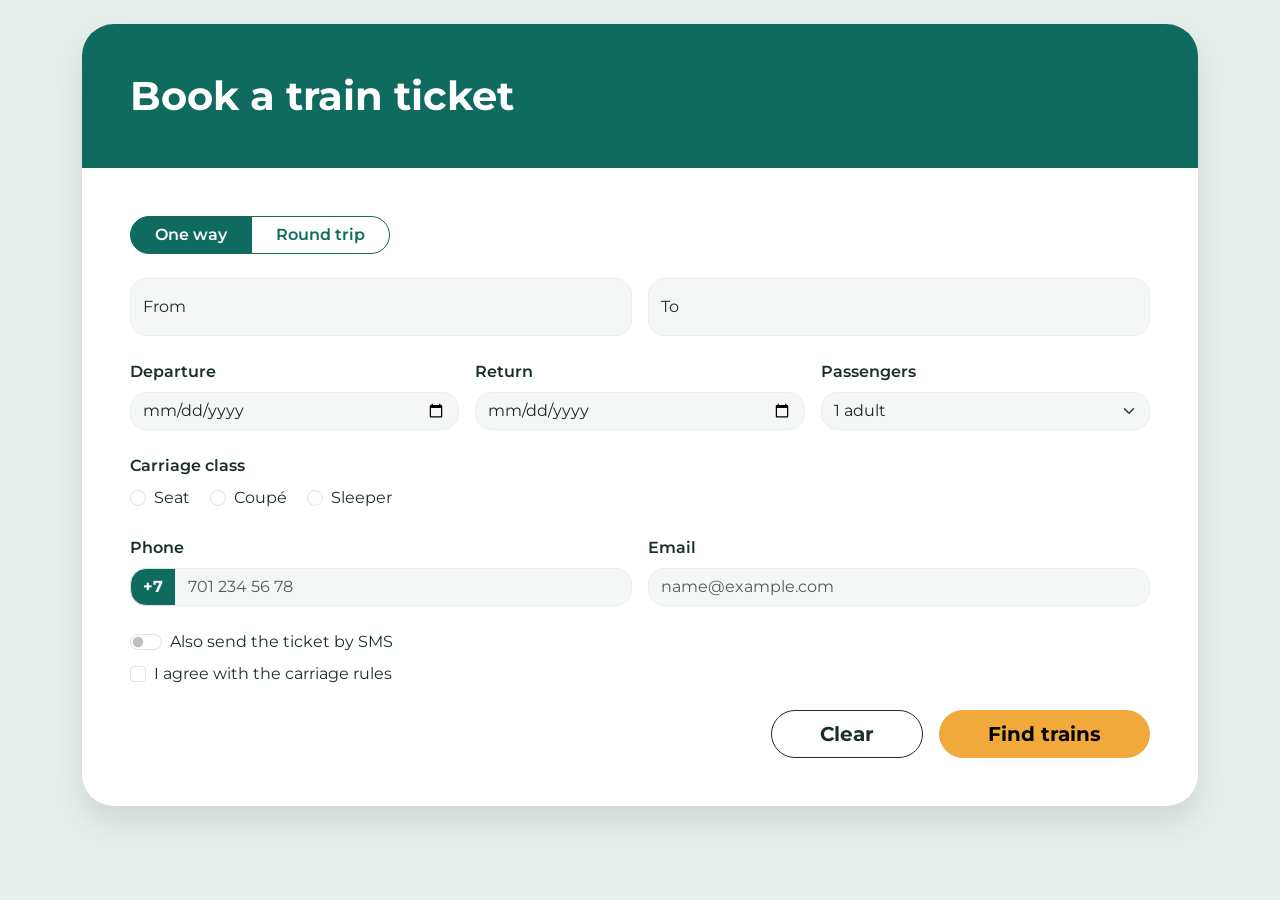
<file: assignment4/task1.html>
<!DOCTYPE html>
<html lang="en">
<head>
    <meta charset="UTF-8">
    <meta name="viewport" content="width=device-width, initial-scale=1">
    <title>Book a train ticket</title>
    <link href="https://fonts.googleapis.com/css2?family=Montserrat:wght@400;600;700&display=swap" rel="stylesheet">
    <link href="https://cdn.jsdelivr.net/npm/bootstrap@5.3.8/dist/css/bootstrap.min.css" rel="stylesheet">
    <link rel="stylesheet" href="css/task1.css">
</head>
<body>
<main class="container py-4">
    <div class="ticket-card">
        <div class="ticket-header p-4 p-md-5">
            <h1 class="fw-bold m-0">Book a train ticket</h1>
        </div>

        <form class="p-4 p-md-5">
            <div class="btn-group d-flex d-md-inline-flex mb-4">
                <input type="radio" class="btn-check" name="trip" id="oneWay" checked>
                <label class="btn btn-outline-success btn-trip px-4 fw-semibold" for="oneWay">One way</label>
                <input type="radio" class="btn-check" name="trip" id="roundTrip">
                <label class="btn btn-outline-success btn-trip px-4 fw-semibold" for="roundTrip">Round trip</label>
            </div>

            <div class="row g-3 mb-4">
                <div class="col-md-6">
                    <div class="form-floating">
                        <input type="text" class="form-control" id="from" name="from" placeholder="From" required>
                        <label for="from">From</label>
                    </div>
                </div>
                <div class="col-md-6">
                    <div class="form-floating">
                        <input type="text" class="form-control" id="to" name="to" placeholder="To" required>
                        <label for="to">To</label>
                    </div>
                </div>
            </div>

            <div class="row g-3 mb-4">
                <div class="col-md-4">
                    <label for="departure" class="form-label fw-semibold">Departure</label>
                    <input type="date" class="form-control" id="departure" name="departure" required>
                </div>
                <div class="col-md-4">
                    <label for="return" class="form-label fw-semibold">Return</label>
                    <input type="date" class="form-control" id="return" name="return">
                </div>
                <div class="col-md-4">
                    <label for="passengers" class="form-label fw-semibold">Passengers</label>
                    <select class="form-select" id="passengers" name="passengers">
                        <option>1 adult</option>
                        <option>2 adults</option>
                        <option>3 adults</option>
                        <option>4 adults</option>
                        <option>5 adults</option>
                        <option>6 adults</option>
                    </select>
                </div>
            </div>

            <fieldset class="mb-4">
                <legend class="fs-6 fw-semibold">Carriage class</legend>
                <div class="form-check form-check-inline">
                    <input class="form-check-input" type="radio" name="carriage" id="seat" required>
                    <label class="form-check-label" for="seat">Seat</label>
                </div>
                <div class="form-check form-check-inline">
                    <input class="form-check-input" type="radio" name="carriage" id="coupe">
                    <label class="form-check-label" for="coupe">Coupé</label>
                </div>
                <div class="form-check form-check-inline">
                    <input class="form-check-input" type="radio" name="carriage" id="sleeper">
                    <label class="form-check-label" for="sleeper">Sleeper</label>
                </div>
            </fieldset>

            <div class="row g-3 mb-4">
                <div class="col-md-6">
                    <label for="phone" class="form-label fw-semibold">Phone</label>
                    <div class="input-group">
                        <span class="input-group-text phone-code">+7</span>
                        <input type="tel" class="form-control" id="phone" name="phone" placeholder="701 234 56 78" required>
                    </div>
                </div>
                <div class="col-md-6">
                    <label for="email" class="form-label fw-semibold">Email</label>
                    <input type="email" class="form-control" id="email" name="email" placeholder="name@example.com" required>
                </div>
            </div>

            <div class="form-check form-switch mb-2">
                <input class="form-check-input" type="checkbox" role="switch" id="sms" name="sms">
                <label class="form-check-label" for="sms">Also send the ticket by SMS</label>
            </div>
            <div class="form-check mb-4">
                <input class="form-check-input" type="checkbox" id="agree" name="agree" required>
                <label class="form-check-label" for="agree">I agree with the carriage rules</label>
            </div>

            <div class="d-grid gap-3 d-md-flex justify-content-md-end">
                <button type="reset" class="btn btn-outline-dark btn-clear btn-lg rounded-pill px-5 fw-bold">Clear</button>
                <button type="submit" class="btn btn-warning btn-find btn-lg rounded-pill px-5 fw-bold order-first order-md-0">Find trains</button>
            </div>
        </form>
    </div>
</main>
</body>
</html>
</file>
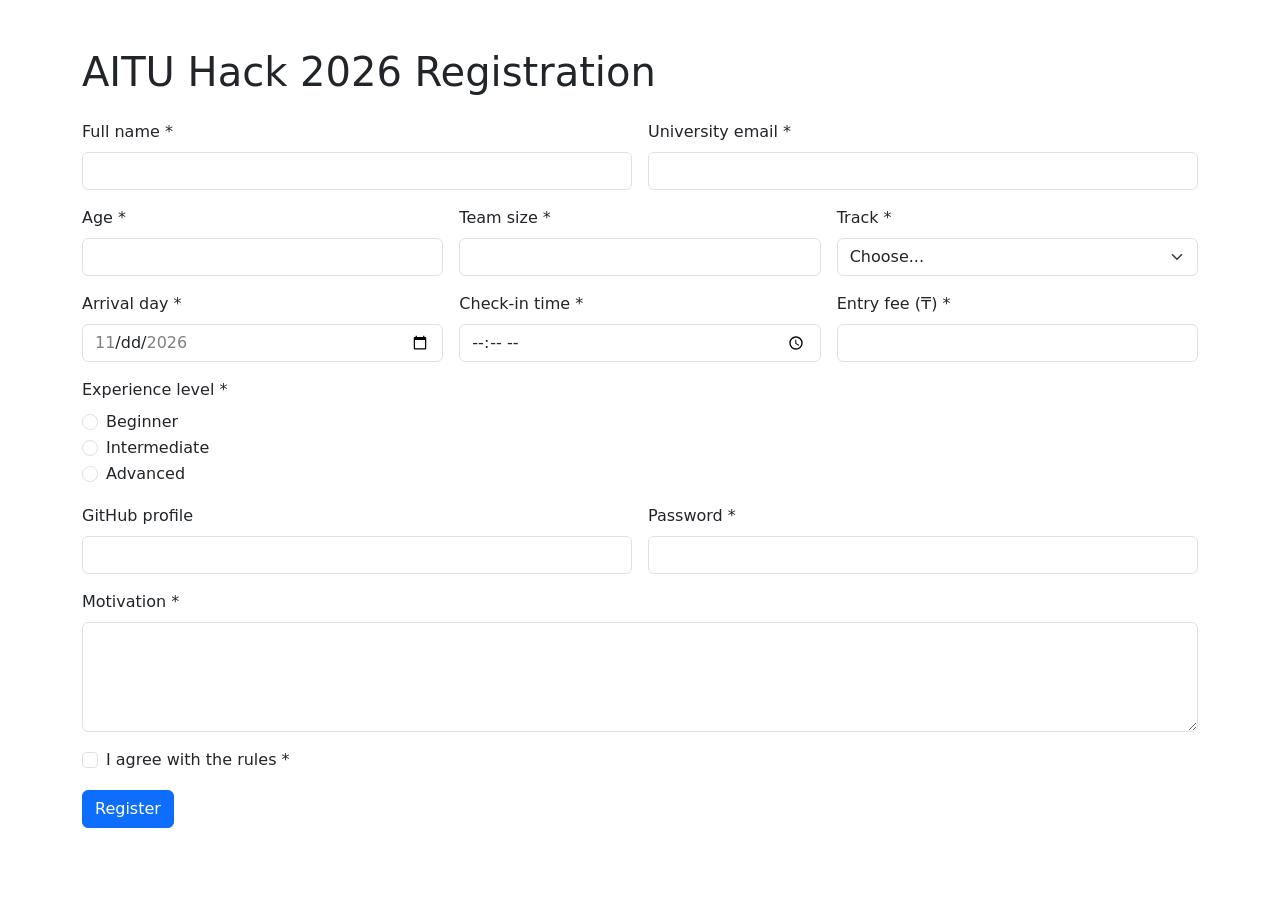
<file: assignment4/task2.html>
<!DOCTYPE html>
<html lang="en">
<head>
    <meta charset="UTF-8">
    <meta name="viewport" content="width=device-width, initial-scale=1">
    <title>AITU Hack 2026</title>
    <link href="https://cdn.jsdelivr.net/npm/bootstrap@5.3.8/dist/css/bootstrap.min.css" rel="stylesheet">
    <link rel="stylesheet" href="css/task2.css">
</head>
<body>
<main class="container py-5">
    <h1 class="mb-4">AITU Hack 2026 Registration</h1>

    <form class="row g-3">
        <div class="col-md-6">
            <label for="fullName" class="form-label">Full name *</label>
            <input type="text" class="form-control" id="fullName" name="fullName" minlength="2" maxlength="40" required>
            <div class="invalid-feedback">From 2 to 40 characters.</div>
        </div>

        <div class="col-md-6">
            <label for="email" class="form-label">University email *</label>
            <input type="email" class="form-control" id="email" name="email" required>
            <div class="invalid-feedback">Enter a valid email.</div>
        </div>

        <div class="col-md-4">
            <label for="age" class="form-label">Age *</label>
            <input type="number" class="form-control" id="age" name="age" min="16" max="30" step="1" required>
            <div class="invalid-feedback">A whole number from 16 to 30.</div>
        </div>

        <div class="col-md-4">
            <label for="teamSize" class="form-label">Team size *</label>
            <input type="number" class="form-control" id="teamSize" name="teamSize" min="1" max="4" step="1" required>
            <div class="invalid-feedback">A whole number from 1 to 4.</div>
        </div>

        <div class="col-md-4">
            <label for="track" class="form-label">Track *</label>
            <select class="form-select" id="track" name="track" required>
                <option value="">Choose...</option>
                <option>Web</option>
                <option>Mobile</option>
                <option>AI</option>
                <option>GameDev</option>
            </select>
            <div class="invalid-feedback">Choose a track.</div>
        </div>

        <div class="col-md-4">
            <label for="arrival" class="form-label">Arrival day *</label>
            <input type="date" class="form-control" id="arrival" name="arrival" min="2026-11-20" max="2026-11-22" required>
            <div class="invalid-feedback">From 20 to 22 November 2026.</div>
        </div>

        <div class="col-md-4">
            <label for="checkIn" class="form-label">Check-in time *</label>
            <input type="time" class="form-control" id="checkIn" name="checkIn" min="09:00" max="18:00" step="1800" required>
            <div class="invalid-feedback">From 09:00 to 18:00, every 30 minutes.</div>
        </div>

        <div class="col-md-4">
            <label for="fee" class="form-label">Entry fee (₸) *</label>
            <input type="number" class="form-control" id="fee" name="fee" min="0" max="5000" step="500" required>
            <div class="invalid-feedback">From 0 to 5000, in steps of 500.</div>
        </div>

        <fieldset class="col-12">
            <legend class="fs-6">Experience level *</legend>
            <div class="form-check">
                <input class="form-check-input" type="radio" name="level" id="beginner" required>
                <label class="form-check-label" for="beginner">Beginner</label>
            </div>
            <div class="form-check">
                <input class="form-check-input" type="radio" name="level" id="intermediate">
                <label class="form-check-label" for="intermediate">Intermediate</label>
            </div>
            <div class="form-check">
                <input class="form-check-input" type="radio" name="level" id="advanced">
                <label class="form-check-label" for="advanced">Advanced</label>
                <div class="invalid-feedback">Choose your level.</div>
            </div>
        </fieldset>

        <div class="col-md-6">
            <label for="github" class="form-label">GitHub profile</label>
            <input type="url" class="form-control" id="github" name="github">
            <div class="invalid-feedback">A full link, for example https://github.com/name</div>
        </div>

        <div class="col-md-6">
            <label for="password" class="form-label">Password *</label>
            <input type="password" class="form-control" id="password" name="password" minlength="8" maxlength="20" required>
            <div class="invalid-feedback">From 8 to 20 characters.</div>
        </div>

        <div class="col-12">
            <label for="motivation" class="form-label">Motivation *</label>
            <textarea class="form-control" id="motivation" name="motivation" rows="4" minlength="50" maxlength="300" required></textarea>
            <div class="invalid-feedback">From 50 to 300 characters.</div>
        </div>

        <div class="col-12">
            <div class="form-check">
                <input class="form-check-input" type="checkbox" id="rules" name="rules" required>
                <label class="form-check-label" for="rules">I agree with the rules *</label>
                <div class="invalid-feedback">You must agree with the rules.</div>
            </div>
        </div>

        <div class="col-12">
            <button type="submit" class="btn btn-primary">Register</button>
        </div>
    </form>
</main>
</body>
</html>
</file>
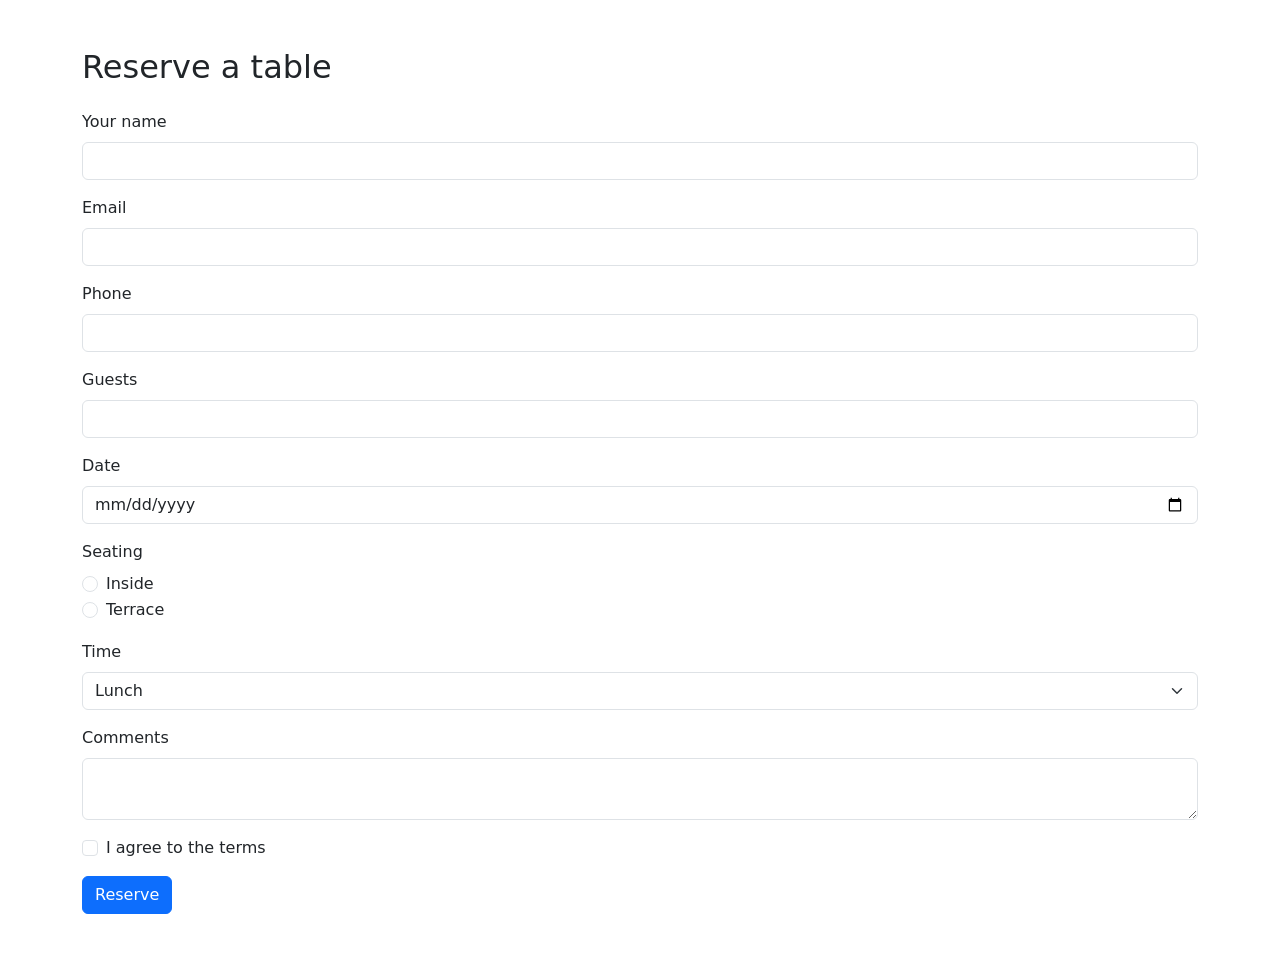
<file: assignment4/task3.html>
<!DOCTYPE html>
<html lang="en">
<head>
    <meta charset="UTF-8">
    <meta name="viewport" content="width=device-width, initial-scale=1">
    <title>Reserve a table</title>
    <link href="https://cdn.jsdelivr.net/npm/bootstrap@5.3.8/dist/css/bootstrap.min.css" rel="stylesheet">
</head>
<body>
<main class="container py-5">
    <h1 class="h2 mb-4">Reserve a table</h1>

    <form>
        <div class="mb-3">
            <label for="name" class="form-label">Your name</label>
            <input type="text" class="form-control" id="name" name="name" required>
        </div>

        <div class="mb-3">
            <label for="email" class="form-label">Email</label>
            <input type="email" class="form-control" id="email" name="email" required>
        </div>

        <div class="mb-3">
            <label for="phone" class="form-label">Phone</label>
            <input type="tel" class="form-control" id="phone" name="phone" required>
        </div>

        <div class="mb-3">
            <label for="guests" class="form-label">Guests</label>
            <input type="number" class="form-control" id="guests" name="guests" min="1" max="20" required>
        </div>

        <div class="mb-3">
            <label for="date" class="form-label">Date</label>
            <input type="date" class="form-control" id="date" name="date" required>
        </div>

        <fieldset class="mb-3">
            <legend class="fs-6">Seating</legend>
            <div class="form-check">
                <input class="form-check-input" type="radio" name="seating" id="inside" value="inside" required>
                <label class="form-check-label" for="inside">Inside</label>
            </div>
            <div class="form-check">
                <input class="form-check-input" type="radio" name="seating" id="terrace" value="terrace">
                <label class="form-check-label" for="terrace">Terrace</label>
            </div>
        </fieldset>

        <div class="mb-3">
            <label for="time" class="form-label">Time</label>
            <select class="form-select" id="time" name="time">
                <option>Lunch</option>
                <option>Dinner</option>
            </select>
        </div>

        <div class="mb-3">
            <label for="comments" class="form-label">Comments</label>
            <textarea class="form-control" id="comments" name="comments"></textarea>
        </div>

        <div class="form-check mb-3">
            <input class="form-check-input" type="checkbox" id="terms" name="terms" required>
            <label class="form-check-label" for="terms">I agree to the terms</label>
        </div>

        <button type="submit" class="btn btn-primary">Reserve</button>
    </form>
</main>
</body>
</html>
</file>
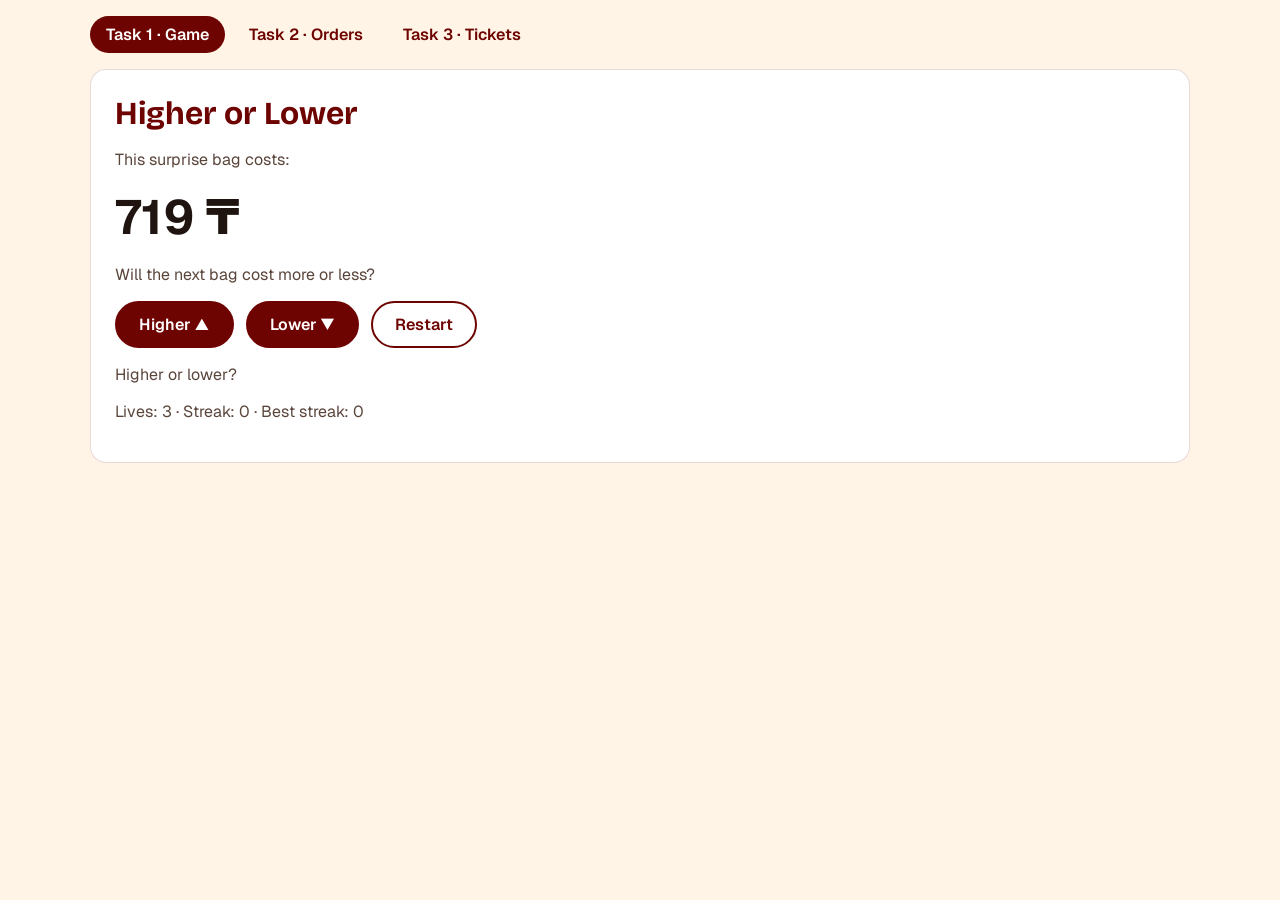
<file: assignment5/task1.html>
<!DOCTYPE html>
<html lang="en">
<head>
    <meta charset="UTF-8">
    <meta name="viewport" content="width=device-width, initial-scale=1">
    <title>Task 1 - Higher or Lower</title>
    <link href="https://fonts.googleapis.com/css2?family=Bricolage+Grotesque:wght@600;700&family=Geist:wght@400;600&display=swap" rel="stylesheet">
    <link rel="stylesheet" href="css/style.css">
    <script src="js/task1.js" defer></script>
</head>
<body>
<nav>
    <a href="task1.html" aria-current="page">Task 1 · Game</a>
    <a href="task2.html">Task 2 · Orders</a>
    <a href="task3.html">Task 3 · Tickets</a>
</nav>

<main class="card">
    <h1>Higher or Lower</h1>
    <p>This surprise bag costs:</p>
    <p id="price" class="big"></p>
    <p>Will the next bag cost more or less?</p>
    <div class="row">
        <button id="higher">Higher ▲</button>
        <button id="lower">Lower ▼</button>
        <button id="restart" class="ghost">Restart</button>
    </div>
    <p id="message" aria-live="polite"></p>
    <p id="stats"></p>
</main>
</body>
</html>
</file>
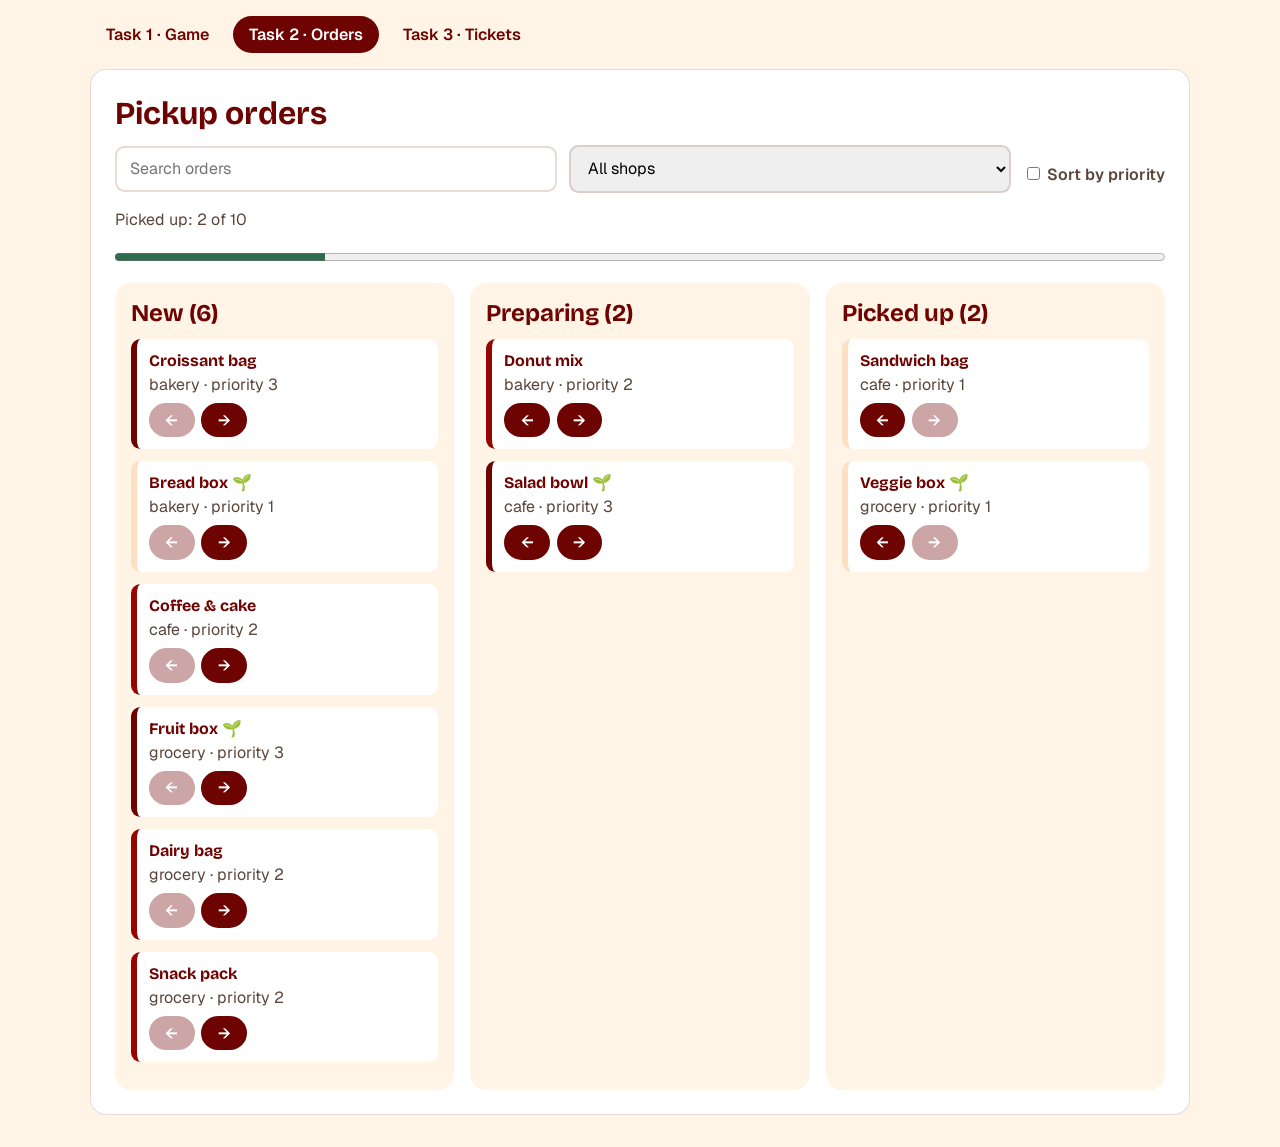
<file: assignment5/task2.html>
<!DOCTYPE html>
<html lang="en">
<head>
    <meta charset="UTF-8">
    <meta name="viewport" content="width=device-width, initial-scale=1">
    <title>Task 2 - Pickup orders</title>
    <link href="https://fonts.googleapis.com/css2?family=Bricolage+Grotesque:wght@600;700&family=Geist:wght@400;600&display=swap" rel="stylesheet">
    <link rel="stylesheet" href="css/style.css">
    <script src="js/task2.js" defer></script>
</head>
<body>
<nav>
    <a href="task1.html">Task 1 · Game</a>
    <a href="task2.html" aria-current="page">Task 2 · Orders</a>
    <a href="task3.html">Task 3 · Tickets</a>
</nav>

<main class="card">
    <h1>Pickup orders</h1>
    <div class="row">
        <input id="search" type="search" placeholder="Search orders" aria-label="Search orders">
        <select id="tag" aria-label="Filter by shop">
            <option value="all">All shops</option>
            <option value="bakery">Bakery</option>
            <option value="cafe">Cafe</option>
            <option value="grocery">Grocery</option>
        </select>
        <label><input id="sort" type="checkbox"> Sort by priority</label>
    </div>

    <p>Picked up: <span id="progressText"></span></p>
    <progress id="progress"></progress>

    <p id="message" aria-live="polite"></p>
    <p id="empty" class="empty" hidden>Nothing found. Try another search or shop.</p>
    <div id="board" class="board"></div>
</main>
</body>
</html>
</file>
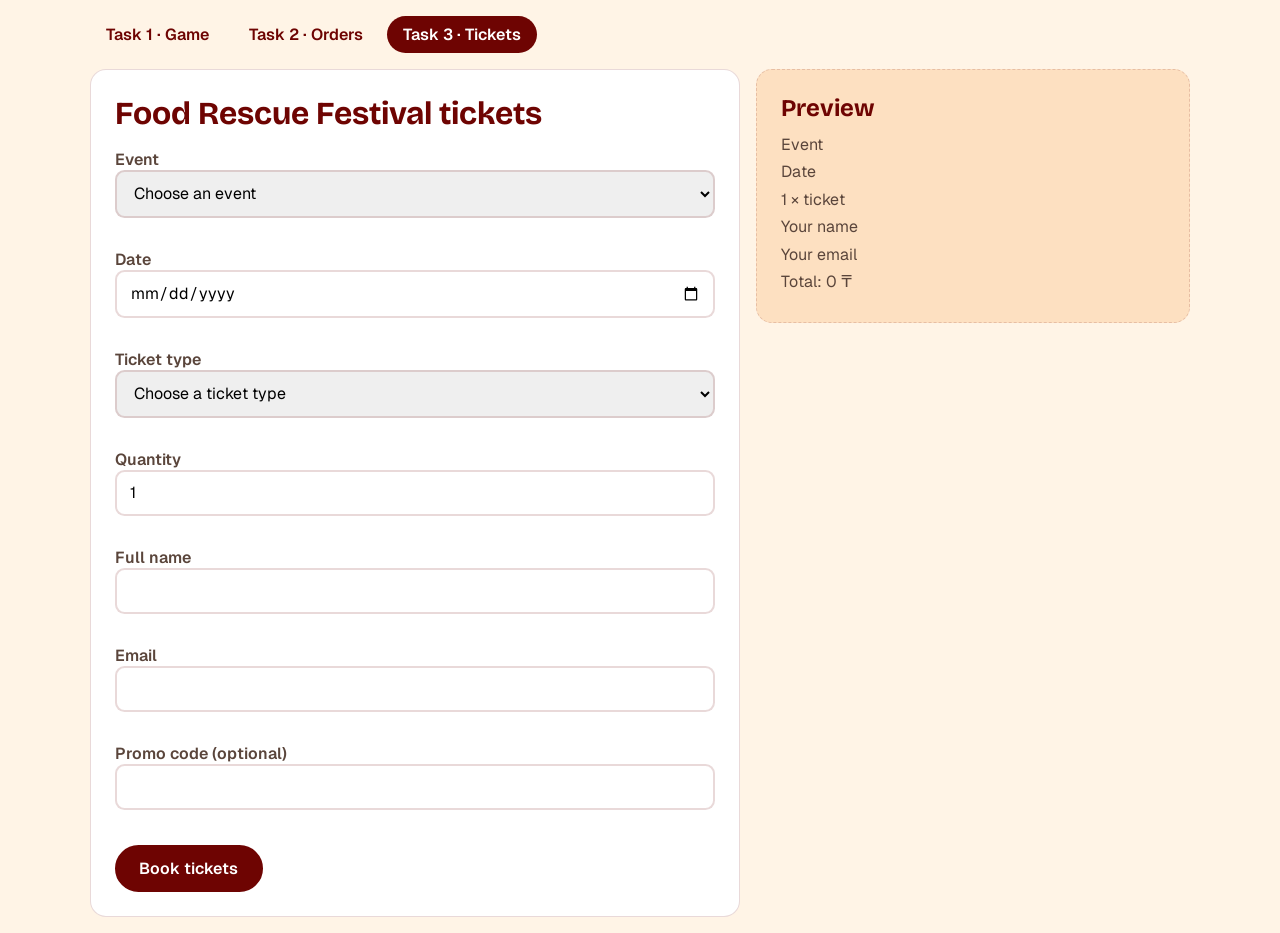
<file: assignment5/task3.html>
<!DOCTYPE html>
<html lang="en">
<head>
    <meta charset="UTF-8">
    <meta name="viewport" content="width=device-width, initial-scale=1">
    <title>Task 3 - Ticket builder</title>
    <link href="https://fonts.googleapis.com/css2?family=Bricolage+Grotesque:wght@600;700&family=Geist:wght@400;600&display=swap" rel="stylesheet">
    <link rel="stylesheet" href="css/style.css">
    <script src="js/task3.js" defer></script>
</head>
<body>
<nav>
    <a href="task1.html">Task 1 · Game</a>
    <a href="task2.html">Task 2 · Orders</a>
    <a href="task3.html" aria-current="page">Task 3 · Tickets</a>
</nav>

<div class="layout">
    <form id="form" class="card">
        <h1>Food Rescue Festival tickets</h1>
        <p id="summary" class="lose" aria-live="assertive"></p>

        <label for="event">Event</label>
        <select id="event" name="event" required aria-describedby="event-error">
            <option value="">Choose an event</option>
            <option>Food Rescue Festival</option>
            <option>Zero-Waste Cooking Class</option>
            <option>Bread Saving Workshop</option>
        </select>
        <small id="event-error" class="error"></small>

        <label for="date">Date</label>
        <input id="date" name="date" type="date" required aria-describedby="date-error">
        <small id="date-error" class="error"></small>

        <label for="type">Ticket type</label>
        <select id="type" name="type" required aria-describedby="type-error">
            <option value="">Choose a ticket type</option>
        </select>
        <small id="type-error" class="error"></small>

        <label for="quantity">Quantity</label>
        <input id="quantity" name="quantity" type="number" min="1" max="10" value="1" required aria-describedby="quantity-error">
        <small id="quantity-error" class="error"></small>

        <label for="name">Full name</label>
        <input id="name" name="name" minlength="2" required autocomplete="name" aria-describedby="name-error">
        <small id="name-error" class="error"></small>

        <label for="email">Email</label>
        <input id="email" name="email" type="email" required autocomplete="email" aria-describedby="email-error">
        <small id="email-error" class="error"></small>

        <label for="promo">Promo code (optional)</label>
        <input id="promo" name="promo" aria-describedby="promo-error">
        <small id="promo-error" class="error"></small>

        <button>Book tickets</button>
    </form>

    <div>
        <aside class="card ticket" aria-live="polite">
            <h2>Preview</h2>
            <div id="preview"></div>
        </aside>
        <section id="result" class="card ticket" hidden></section>
    </div>
</div>
</body>
</html>
</file>
<file: css/style.css>
body {
    margin: 0;
    background-color: whitesmoke;
    color: #2e2119;
    font-family: Georgia, serif;
    font-size: 1rem;
    line-height: 1.6;
}

main {
    max-width: 50rem;
    min-height: 70vh;
    margin: 0 auto;
    padding: 1.5rem;
}

h1 {
    font-family: Verdana, sans-serif;
    font-size: 2rem;
    font-weight: bold;
    text-align: center;
    padding-bottom: 0.5rem;
    border-bottom: 4px solid rgb(193, 78, 38);
}

h2 {
    font-family: Verdana, sans-serif;
    font-size: 1.3rem;
    font-weight: bold;
    text-align: left;
}

img {
    max-width: 100%;
    height: auto;
}

iframe {
    max-width: 100%;
}

blockquote {
    margin-left: 0;
    padding-left: 1rem;
    border-left: 6px solid hsl(38, 82%, 56%);
    font-style: italic;
}


/* ---------- header, menu, footer ---------- */

header, footer {
    background-color: #2e2119;
    color: whitesmoke;
    text-align: center;
    padding: 1rem;
}

/* ID selector - the site name appears once on a page */
#brand {
    font-family: Verdana, sans-serif;
    font-size: 1.5rem;
    font-weight: bold;
    color: hsl(38, 82%, 56%);
}

nav ul {
    list-style: none;
    padding: 0;
}

nav li {
    display: inline-block;
}

nav a {
    display: inline-block;
    font-family: Verdana, sans-serif;
    text-decoration: none;
    color: whitesmoke;
    padding: 0.5em 1em;
    border: 2px solid transparent;
}


nav a:hover {
    background-color: rgb(193, 78, 38);
    transform: translateY(-5px);
}

/* class selector - marks the page you are on */
.active {
    background-color: rgb(193, 78, 38);
    font-weight: bold;
}


/* ---------- sections: margin, padding and border ---------- */

section {
    margin-bottom: 2rem;
    padding: 1rem;
    border: 2px solid rgb(193, 78, 38);
    background-color: white;
}


/* ---------- table ---------- */

table {
    width: 100%;
    border-collapse: collapse;
    font-family: Verdana, sans-serif;
    font-size: 0.9rem;
}

caption {
    font-weight: bold;
    text-align: left;
    padding-bottom: 0.5rem;
}

th, td {
    padding: 0.5rem;
    border: 1px solid #2e2119;
    text-align: left;
}

thead th {
    background-color: #2e2119;
    color: whitesmoke;
}

/* striped rows are easier to read across */
tbody tr:nth-child(odd) {
    background-color: whitesmoke;
}

tfoot {
    font-weight: bold;
}


/* ---------- form ---------- */

fieldset {
    margin-bottom: 1rem;
    padding: 1rem;
    border: 2px solid #2e2119;
}

legend, label {
    font-family: Verdana, sans-serif;
    font-weight: bold;
}

input, select, textarea {
    font-family: Georgia, serif;
    font-size: 1rem;
    padding: 0.4em;
    border: 1px solid #2e2119;
}

/* visible focus state, so keyboard users see where they are */
input:focus, select:focus, textarea:focus {
    outline: 3px solid rgb(193, 78, 38);
}

button {
    font-family: Verdana, sans-serif;
    font-size: 1rem;
    font-weight: bold;
    color: whitesmoke;
    background-color: rgb(193, 78, 38);
    padding: 0.6em 1.5em;
    border: 2px solid #2e2119;
    cursor: pointer;
}
</file>
<file: css/assignment2.css>
:root {
    --mondrian-blue:   #3b6fd4;
    --mondrian-yellow: #edba00;
    --mondrian-red:    #c62828;
    --mondrian-light:  #efefef;
    --mondrian-line:   #1a1a1a;

    --ink:      #1f2430;
    --muted:    #5d6577;
    --surface:  #ffffff;
    --line:     #dfe3ea;
    --accent:   #c14e26;

    --space-1: 0.25rem;
    --space-2: 0.5rem;
    --space-3: 1rem;
    --space-4: 1.5rem;
    --space-5: 2rem;

    /* type */
    --font-ui:   Verdana, sans-serif;
    --font-text: Georgia, serif;
}
main,
main * {
    box-sizing: border-box;
}

main {
    max-width: 90rem;
}


.mondrian {
    display: grid;
    grid-template-columns: repeat(6, 1fr);
    grid-template-rows: repeat(6, 1fr);

    background-color: var(--mondrian-line);
    gap: 1%;
    padding: 1%;

    width: min(100%, 85vh);
    aspect-ratio: 1 / 1;
    margin-inline: auto;
}

.blue {
    background-color: var(--mondrian-blue);
    grid-column: 1/3;
    grid-row: 1/4;
}
.yellow {
    background-color: var(--mondrian-yellow);
    grid-column: 3/5;
    grid-row: 2/4;
}
.red {
    background-color: var(--mondrian-red);
    grid-column: 1/4;
    grid-row: 4/7;
}
.light-1 {
    background-color: var(--mondrian-light);
    grid-column: 3/7;
    grid-row: 1/2;
}
.light-2 {
    background-color: var(--mondrian-light);
    grid-column: 5/7;
    grid-row: 2/5;
}
.light-3 {
    background-color: var(--mondrian-light);
    grid-column: 5/7;
    grid-row: 5/7;
}

/* task 2 */

.bar,
.card,
.pagination,
.comment,
.plan {
    background-color: var(--surface);
    border: 1px solid var(--line);
    border-radius: 6px;
    padding: var(--space-3);
}

.demo-label {
    font-family: var(--font-ui);
    font-size: 1rem;
    color: var(--muted);
    margin: var(--space-4) 0 var(--space-2);
}


.btn {
    font-family: var(--font-ui);
    font-size: 0.9rem;
    color: var(--ink);
    background-color: var(--surface);
    border: 1px solid var(--line);
    border-radius: 6px;
    padding: var(--space-2) var(--space-3);
    cursor: pointer;
}

.btn-solid {
    color: var(--surface);
    background-color: var(--accent);
    border-color: var(--accent);
}


/* nav bar */

.bar {
    display: flex;
    flex-wrap: wrap;
    align-items: center;
    gap: var(--space-3);
}

.bar-logo {
    font-family: var(--font-ui);
    font-weight: bold;
    margin: 0;
}

.bar-links {
    display: flex;
    flex-wrap: wrap;
    gap: var(--space-3);
    margin: 0;
    padding: 0;
    list-style: none;
}

.bar-links a {
    font-family: var(--font-ui);
    color: var(--muted);
    text-decoration: none;
}

.bar-buttons {
    display: flex;
    gap: var(--space-2);
    margin-left: auto;
}


/* cards */

.cards {
    display: flex;
    flex-wrap: wrap;
    gap: var(--space-3);
}

.card {
    display: flex;
    flex-direction: column;
    gap: var(--space-2);
    flex: 1 1 14rem;
}

.card-title,
.card-text {
    margin: 0;
}

.card-title {
    font-family: var(--font-ui);
}

.card .btn {
    margin-top: auto;
}


/* pag */

.pagination {
    display: flex;
    flex-wrap: wrap;
    align-items: center;
    gap: var(--space-3);
}

.pagination-side {
    flex: 1 1 0;
}

.pagination-count {
    margin: 0;
    text-align: right;
    color: var(--muted);
}

.pager {
    display: flex;
    align-items: center;
    gap: var(--space-2);
}

.page {
    font-family: var(--font-ui);
    color: var(--ink);
    text-decoration: none;
    padding: var(--space-1) var(--space-2);
    border-radius: 4px;
}

.page-current {
    color: var(--surface);
    background-color: var(--accent);
}


/* com */

.comment {
    display: flex;
    gap: var(--space-3);
}

.comment-avatar {
    flex: none;
    width: 4rem;
    height: 4rem;
    border-radius: 50%;
    object-fit: cover;
}

.comment-body {
    flex: 1;
    min-width: 0;
}

.comment-name {
    font-family: var(--font-ui);
    font-weight: bold;
    margin: 0 0 var(--space-1);
}

.comment-text {
    margin: 0;
}


/* price */

.plans {
    display: flex;
    flex-wrap: wrap;
    align-items: center;
    gap: var(--space-3);
}

.plan {
    display: flex;
    flex-direction: column;
    gap: var(--space-2);
    flex: 1 1 12rem;
    text-align: center;
}

.plan-name,
.plan-price,
.plan-text {
    margin: 0;
}

.plan-name {
    font-family: var(--font-ui);
}

.plan-price {
    font-family: var(--font-ui);
    font-size: 1.6rem;
    font-weight: bold;
}

.plan .btn {
    margin-top: auto;
}

.plan-featured {
    padding-top: var(--space-5);
    padding-bottom: var(--space-5);
    border-color: var(--accent);
}


/* task 3*/

.demo-note {
    color: var(--muted);
    margin: 0 0 var(--space-3);
}

.item {
    display: flex;
    gap: var(--space-2);
    background-color: var(--surface);
    border: 1px solid var(--line);
    border-radius: 6px;
    padding: var(--space-3);
}

.item-body {
    flex: 1;
    min-width: 0;
}

.item-title {
    font-family: var(--font-ui);
    margin: 0 0 var(--space-1);
}

.item-text {
    margin: 0;
    color: var(--muted);
}

.item-date {
    font-family: var(--font-ui);
    font-size: 0.85rem;
    color: var(--muted);
    white-space: nowrap;
}

.item-img {
    width: 100%;
    aspect-ratio: 3 / 2;
    object-fit: cover;
    border-radius: 4px;
}


/* grid */

.layout-grid {
    display: grid;
    grid-template-columns: repeat(auto-fill, minmax(15rem, 1fr));
    gap: var(--space-3);
}

.layout-grid .item {
    flex-direction: column;
}

.layout-list {
    display: grid;
    grid-template-columns: 1fr;
    gap: var(--space-2);
}

.layout-list .item {
    flex-direction: row;
    align-items: center;
    gap: var(--space-3);
}

.layout-list .item-img {
    flex: none;
    width: 6rem;
    aspect-ratio: 4 / 3;
}

.layout-magazine {
    display: grid;
    grid-template-columns: repeat(auto-fill, minmax(13rem, 1fr));
    grid-auto-rows: minmax(11rem, auto);
    gap: var(--space-3);
}

.layout-magazine .item {
    flex-direction: column;
}

.layout-magazine .item-img {
    flex: 1;
    min-height: 0;
    aspect-ratio: auto;
}

.layout-magazine .item:first-child {
    grid-column: span 2;
    grid-row: span 2;
}
</file>
<file: css/assignment3.css>
.services {
    background-color: #f8f9fa;
    padding: 3rem 1rem;
    text-align: center;
}

.services-title {
    font-size: 1.75rem;
    margin-bottom: 1.5rem;
}

.services-grid {
    display: grid;
    grid-template-columns: 1fr;
    gap: 1rem;
}

.service {
    background-color: #fff;
    border-radius: 0.5rem;
    padding: 1rem;
}

.service p {
    margin-bottom: 0;
}

@media (min-width: 768px) {
    .services {
        padding: 3rem 2rem;
    }

    .services-grid {
        grid-template-columns: repeat(2, 1fr);
    }
}

@media (min-width: 992px) {
    .services {
        padding: 3rem 5rem;
    }

    .services-title {
        font-size: 2.5rem;
    }

    .services-grid {
        grid-template-columns: repeat(3, 1fr);
    }
}
</file>
<file: assignment4/css/task1.css>
:root {
    --green: #0F6B5F;
    --orange: #F2A93B;
    --dark: #16302B;
    --light: #F4F7F5;
    --line: #E6EFEC;
}

body {
    font-family: "Montserrat", sans-serif;
    color: var(--dark);
    background-color: var(--line);
}

.ticket-card {
    background-color: #fff;
    border-radius: 2rem;
    box-shadow: 0 1rem 2rem rgba(0, 0, 0, 0.1);
    overflow: hidden;
}

.ticket-header {
    background-color: var(--green);
    color: #fff;
}

.form-control,
.form-select {
    background-color: var(--light);
    border-color: var(--line);
    border-radius: 1rem;
}

.form-check-input:checked {
    background-color: var(--green);
    border-color: var(--green);
}

.phone-code {
    background-color: var(--green);
    color: #fff;
    font-weight: 700;
    border-radius: 1rem;
}

/* Bootstrap buttons take their colors from --bs-btn-* variables */
.btn-trip {
    --bs-btn-color: var(--green);
    --bs-btn-border-color: var(--green);
    --bs-btn-active-bg: var(--green);
    --bs-btn-active-border-color: var(--green);
    --bs-btn-border-radius: 50rem;
}

.btn-clear {
    --bs-btn-color: var(--dark);
    --bs-btn-border-color: var(--dark);
}

.btn-find {
    --bs-btn-bg: var(--orange);
    --bs-btn-border-color: var(--orange);
    --bs-btn-hover-bg: var(--orange);
    --bs-btn-hover-border-color: var(--orange);
}
</file>
<file: assignment5/css/style.css>
/* Assignment 5 - one stylesheet for all three tasks, colours from the Too Good To Go site */

:root {
    --cream: #fff4e6;
    --peach: #fde0c1;
    --maroon: #6e0402;
    --red: #950603;
    --ink: #1f1410;
    --text: #5a453b;
    --leaf: #2f6b4f;
    --line: rgba(110, 4, 2, 0.15);
    --radius: 1rem;
}

* {
    box-sizing: border-box;
}

body {
    margin: 0;
    padding: 1rem;
    background: var(--cream);
    color: var(--text);
    font-family: "Geist", system-ui, sans-serif;
}

h1, h2, h3 {
    color: var(--maroon);
    font-family: "Bricolage Grotesque", system-ui, sans-serif;
    margin: 0 0 0.75rem;
}

/* ---------- navigation ---------- */

nav {
    display: flex;
    flex-wrap: wrap;
    gap: 0.5rem;
    max-width: 1100px;
    margin: 0 auto 1rem;
}

nav a {
    padding: 0.5rem 1rem;
    border-radius: 2rem;
    color: var(--maroon);
    text-decoration: none;
    font-weight: 600;
}

nav a:hover, nav a[aria-current="page"] {
    background: var(--maroon);
    color: white;
}

/* ---------- cards and layout ---------- */

.card {
    max-width: 1100px;
    margin: 0 auto 1rem;
    padding: 1.5rem;
    background: white;
    border: 1px solid var(--line);
    border-radius: var(--radius);
}

.row {
    display: flex;
    flex-wrap: wrap;
    align-items: center;
    gap: 0.75rem;
    margin-bottom: 1rem;
}

/* ---------- controls ---------- */

button {
    padding: 0.7rem 1.4rem;
    border: 2px solid var(--maroon);
    border-radius: 2rem;
    background: var(--maroon);
    color: white;
    font: inherit;
    font-weight: 600;
    cursor: pointer;
}

button:hover {
    background: var(--red);
}

button.ghost {
    background: transparent;
    color: var(--maroon);
}

button.ghost:hover {
    background: var(--peach);
}

button:disabled {
    opacity: 0.35;
    cursor: not-allowed;
}

input, select {
    width: 100%;
    padding: 0.65rem 0.8rem;
    border: 2px solid var(--line);
    border-radius: 0.6rem;
    font: inherit;
}

.row input, .row select {
    width: auto;
    flex: 1 1 10rem;
}

input[type="checkbox"] {
    width: auto;
}

button:focus-visible, input:focus-visible, select:focus-visible, a:focus-visible {
    outline: 3px solid var(--leaf);
    outline-offset: 2px;
}

/* ---------- states: win / lose / empty ---------- */

.win {
    color: var(--leaf);
    font-weight: 600;
}

.lose {
    color: var(--red);
    font-weight: 600;
}

.over {
    color: white;
    background: var(--red);
    padding: 0.5rem 1rem;
    border-radius: 0.6rem;
}

.empty {
    color: var(--text);
    font-style: italic;
    opacity: 0.7;
}

/* ---------- task 1: game ---------- */

.big {
    font-size: 3rem;
    font-weight: 700;
    color: var(--ink);
    margin: 0.5rem 0 1rem;
}

/* ---------- task 2: kanban board ---------- */

progress {
    width: 100%;
    height: 1rem;
    accent-color: var(--leaf);
}

.board {
    display: grid;
    grid-template-columns: repeat(auto-fit, minmax(240px, 1fr));
    gap: 1rem;
}

.column {
    padding: 1rem;
    background: var(--cream);
    border-radius: var(--radius);
}

.order {
    margin-bottom: 0.75rem;
    padding: 0.75rem;
    background: white;
    border-left: 6px solid var(--peach);
    border-radius: 0.6rem;
}

.order.p2 {
    border-left-color: var(--red);
}

.order.p3 {
    border-left-color: var(--maroon);
}

.order h3 {
    font-size: 1rem;
    margin-bottom: 0.25rem;
}

.order p {
    margin: 0 0 0.5rem;
}

.order button {
    padding: 0.3rem 0.9rem;
    margin-right: 0.4rem;
}

/* ---------- task 3: form ---------- */

.layout {
    display: grid;
    gap: 1rem;
    max-width: 1100px;
    margin: 0 auto;
}

@media (min-width: 800px) {
    .layout {
        grid-template-columns: 3fr 2fr;
        align-items: start;
    }
}

.layout .card {
    margin: 0;
    width: 100%;
}

label {
    display: block;
    margin-top: 0.75rem;
    font-weight: 600;
}

.error {
    display: block;
    min-height: 1.2rem;
    color: var(--red);
    font-size: 0.9rem;
}

[aria-invalid="true"] {
    border-color: var(--red);
    background: #fff0f0;
}

[aria-invalid="false"] {
    border-color: var(--leaf);
}

form button {
    margin-top: 1rem;
}

.ticket {
    background: var(--peach);
    border-style: dashed;
}

.ticket + .ticket {
    margin-top: 1rem;
}

.ticket p {
    margin: 0 0 0.4rem;
}
</file>
<file: assignment4/css/task2.css>
/* :user-invalid works only after the user changed the field (or pressed Register) */
input:user-invalid,
select:user-invalid,
textarea:user-invalid {
    border-color: #dc3545;
}

/* Bootstrap hides .invalid-feedback, show it after an invalid field */
input:user-invalid ~ .invalid-feedback,
select:user-invalid ~ .invalid-feedback,
textarea:user-invalid ~ .invalid-feedback {
    display: block;
}
</file>
